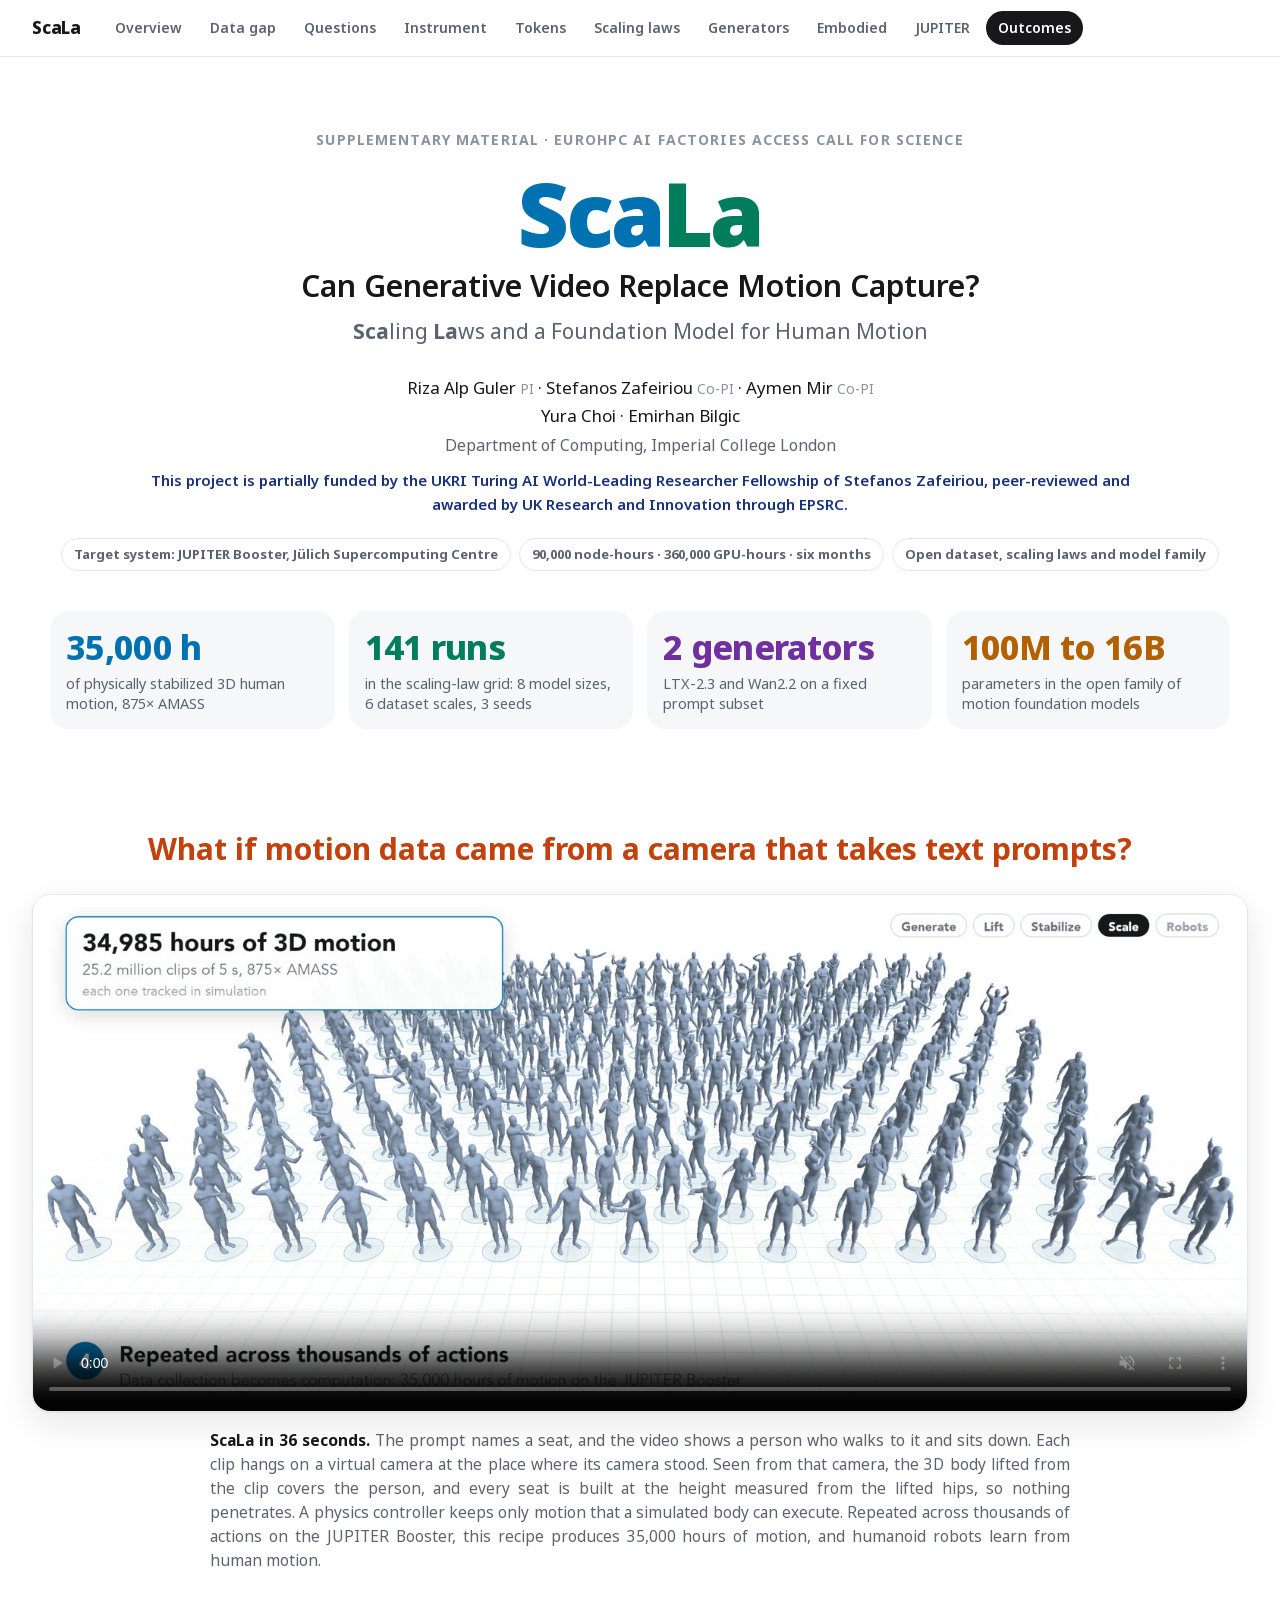
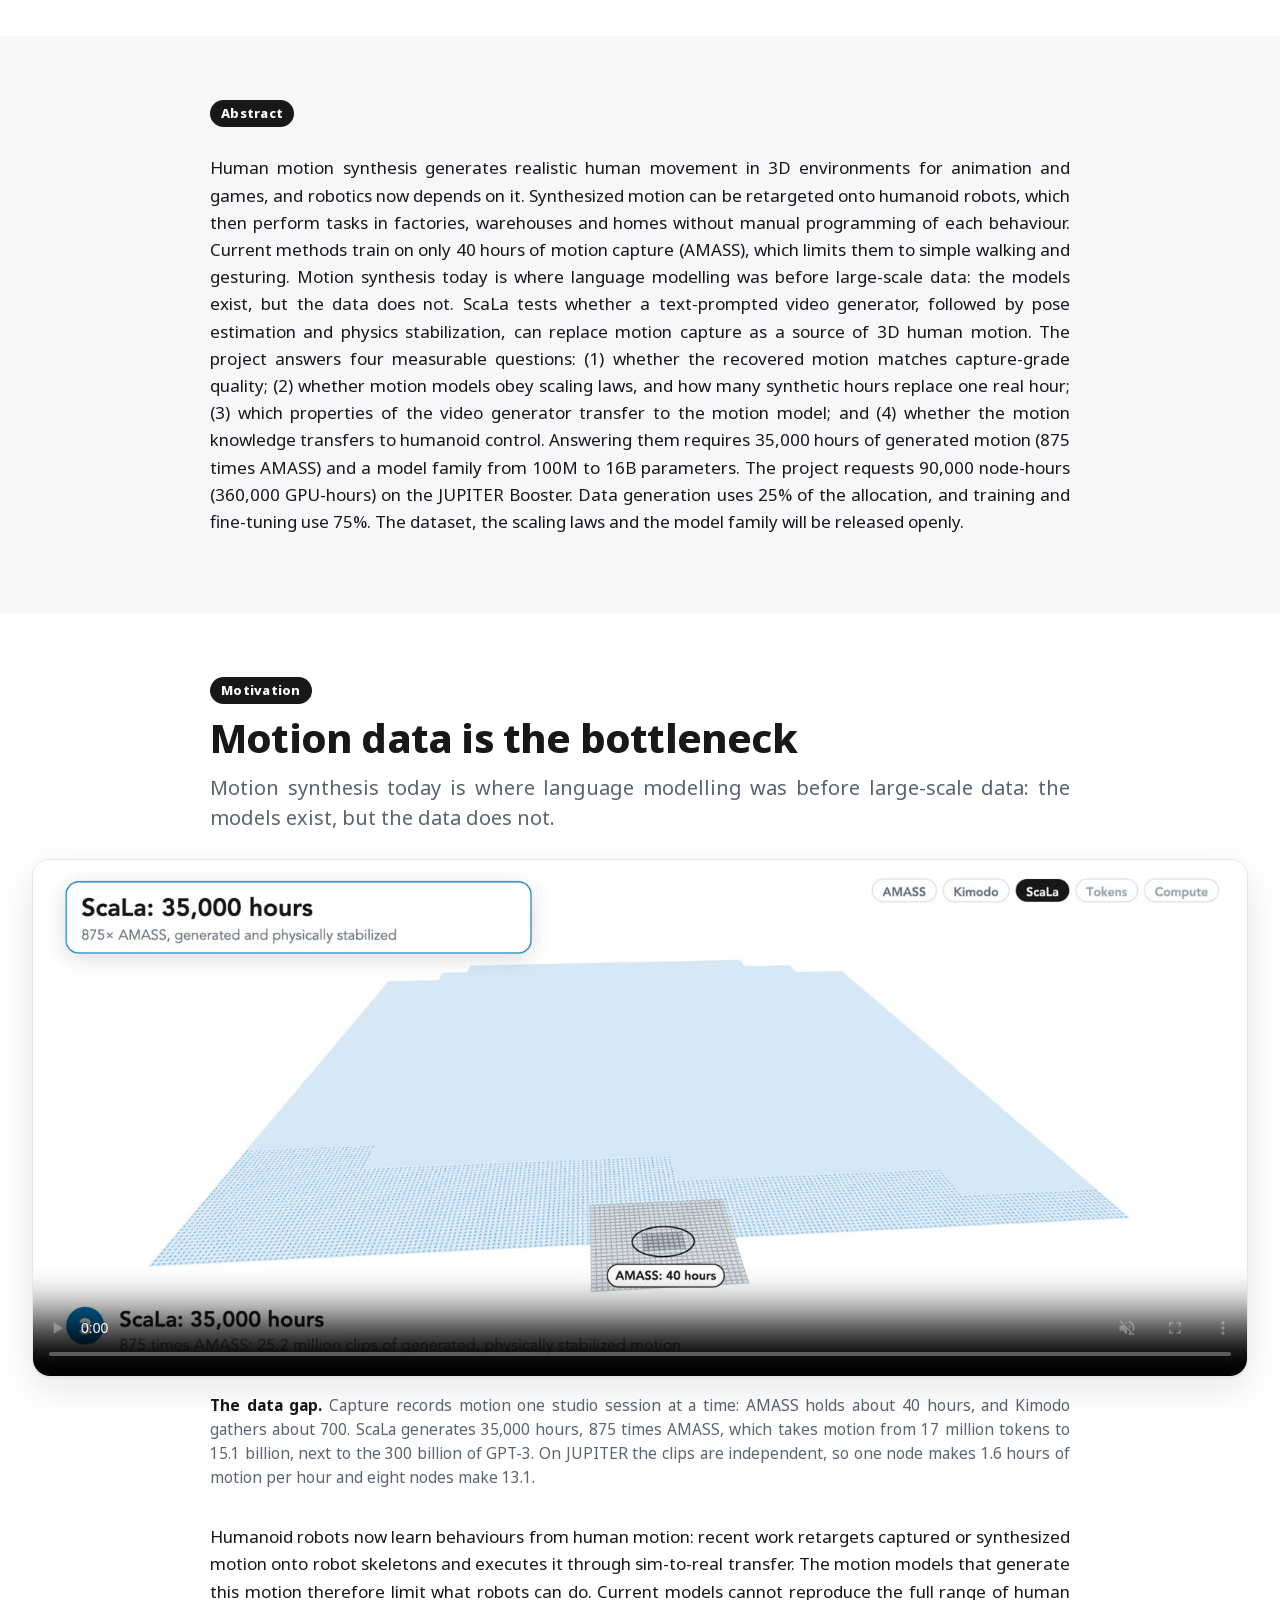
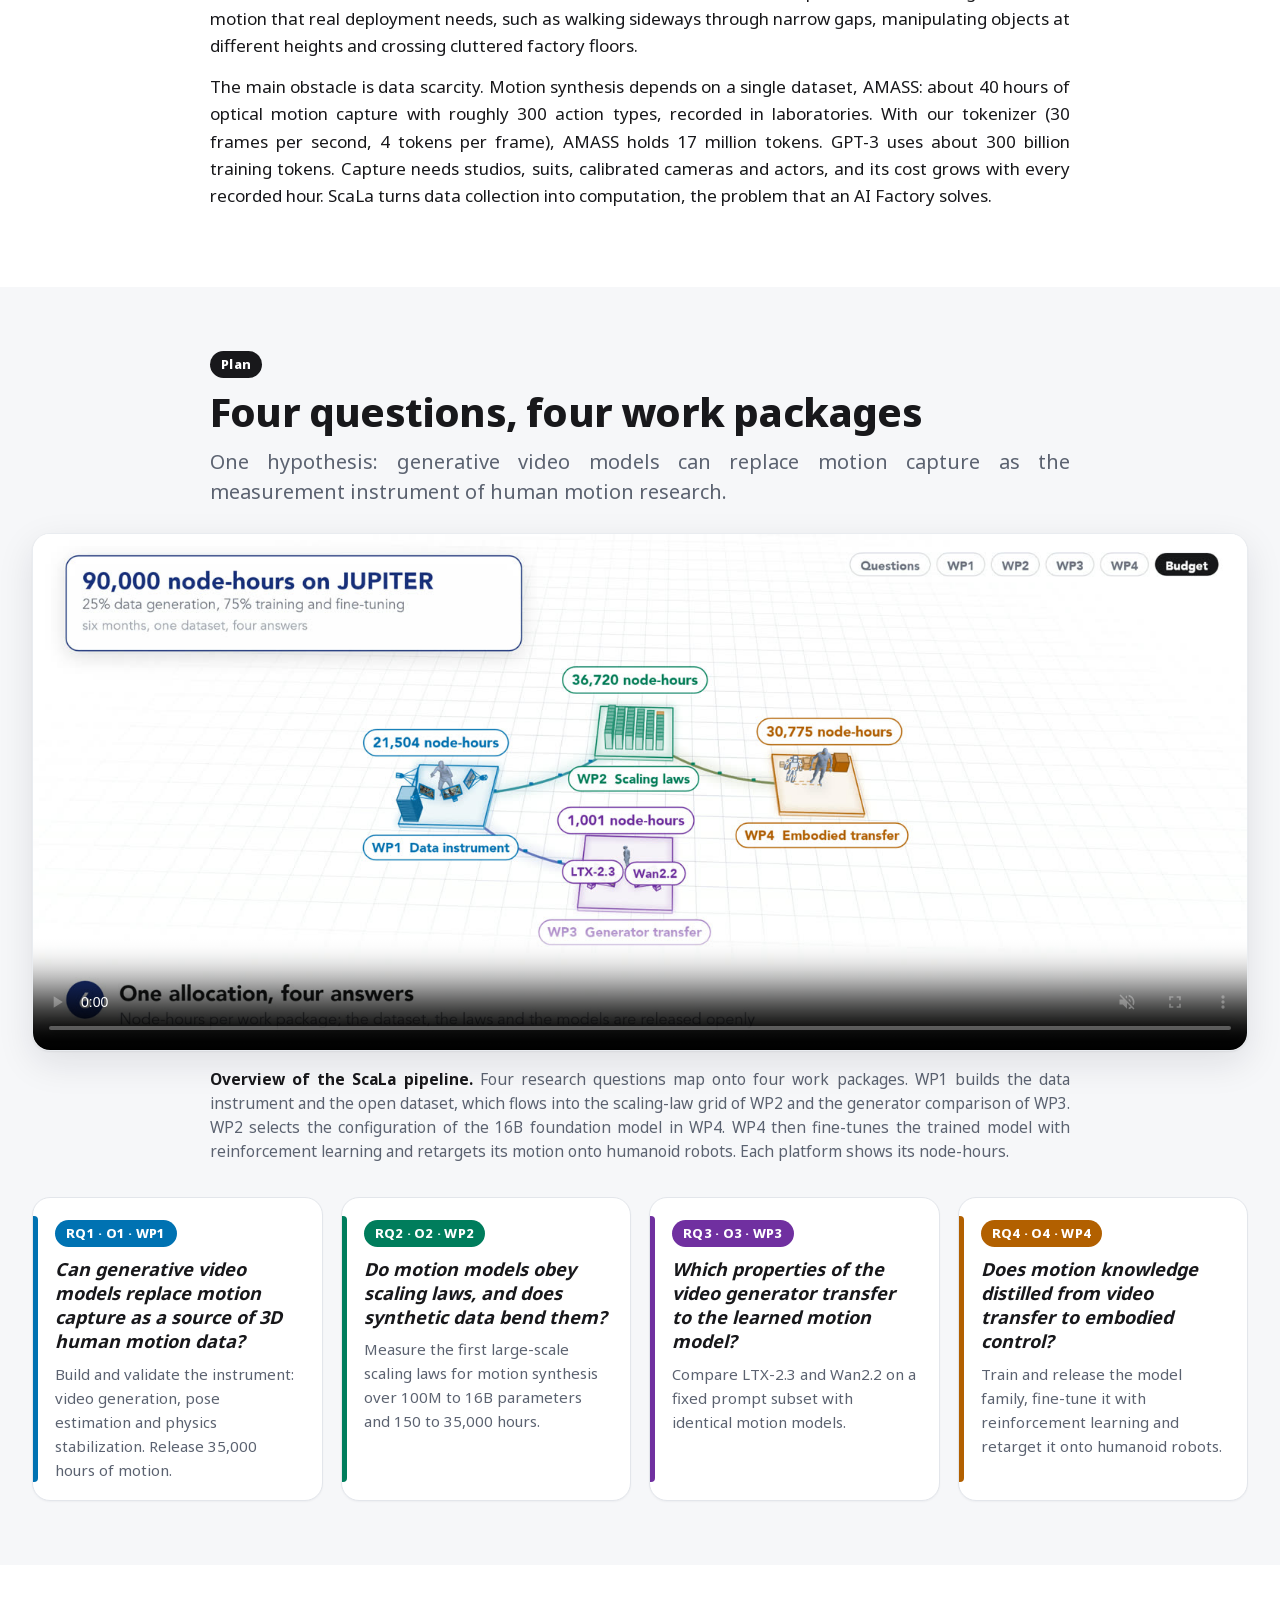
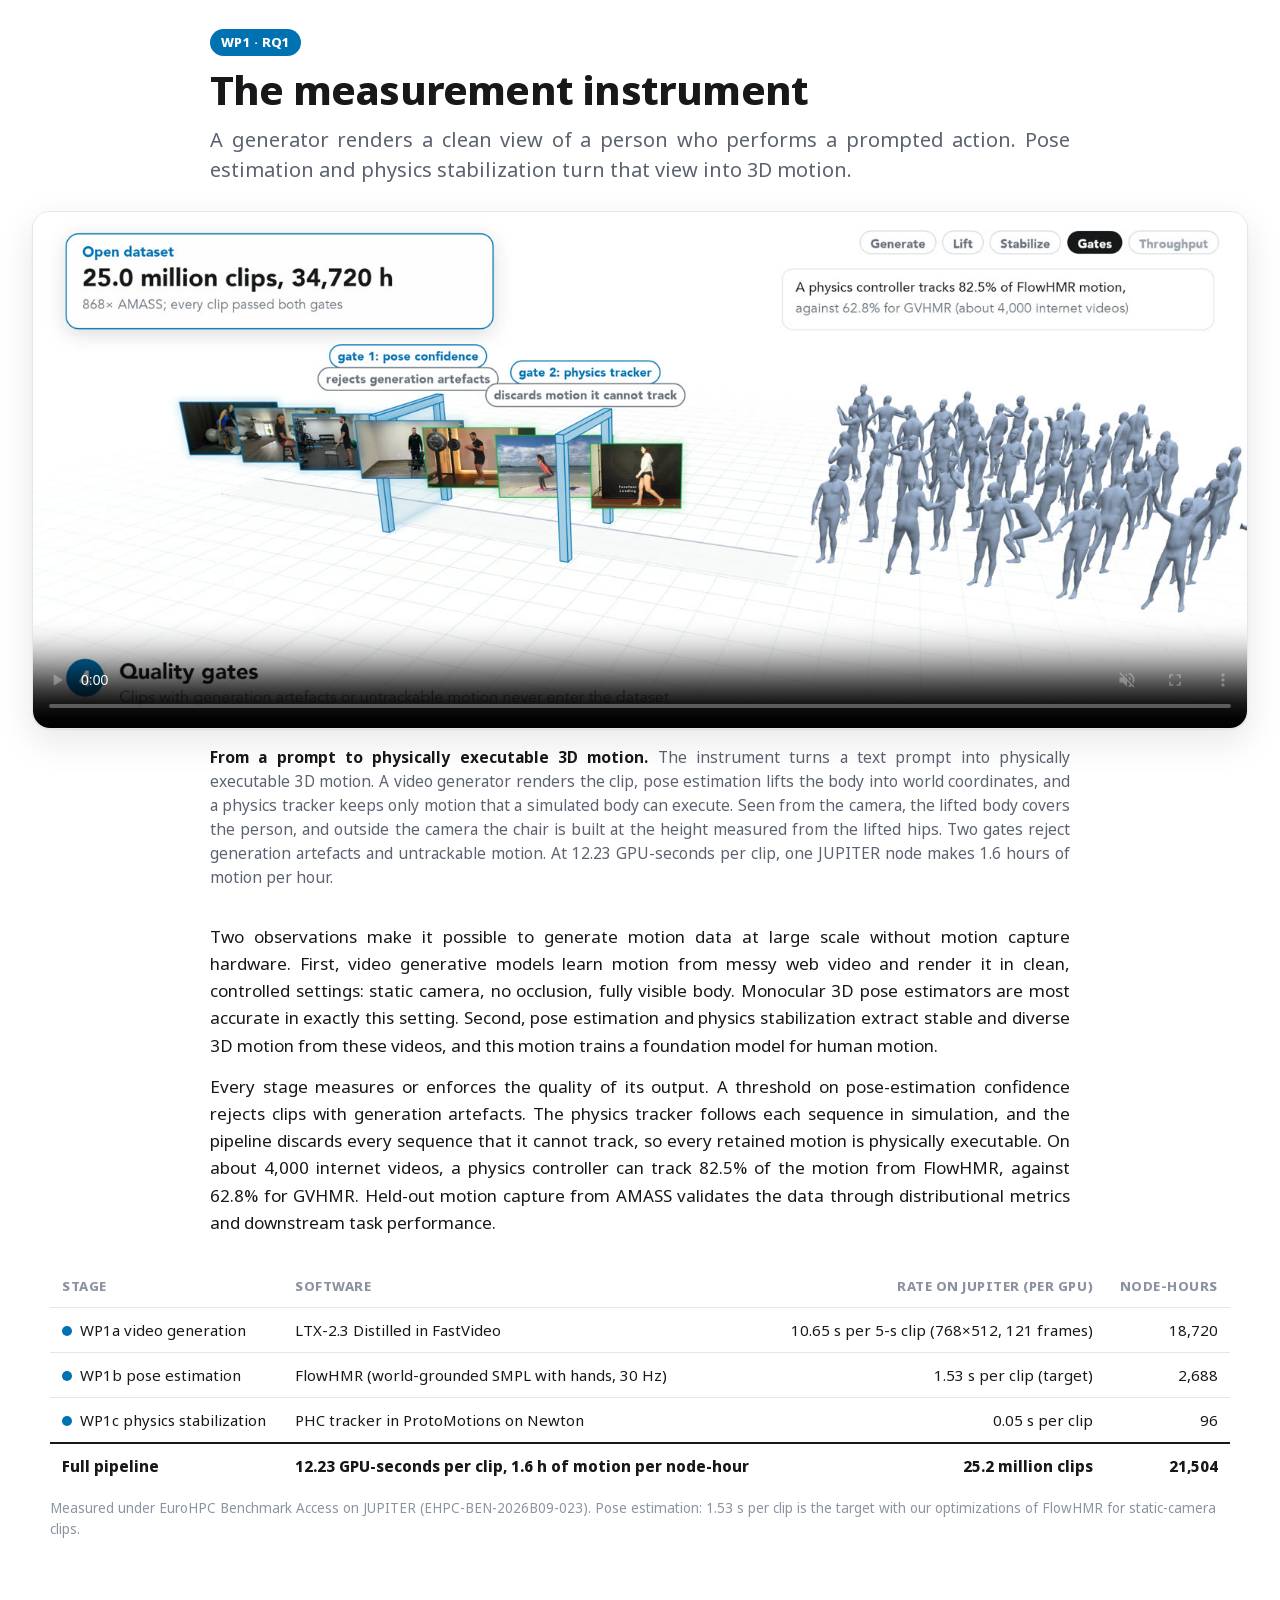
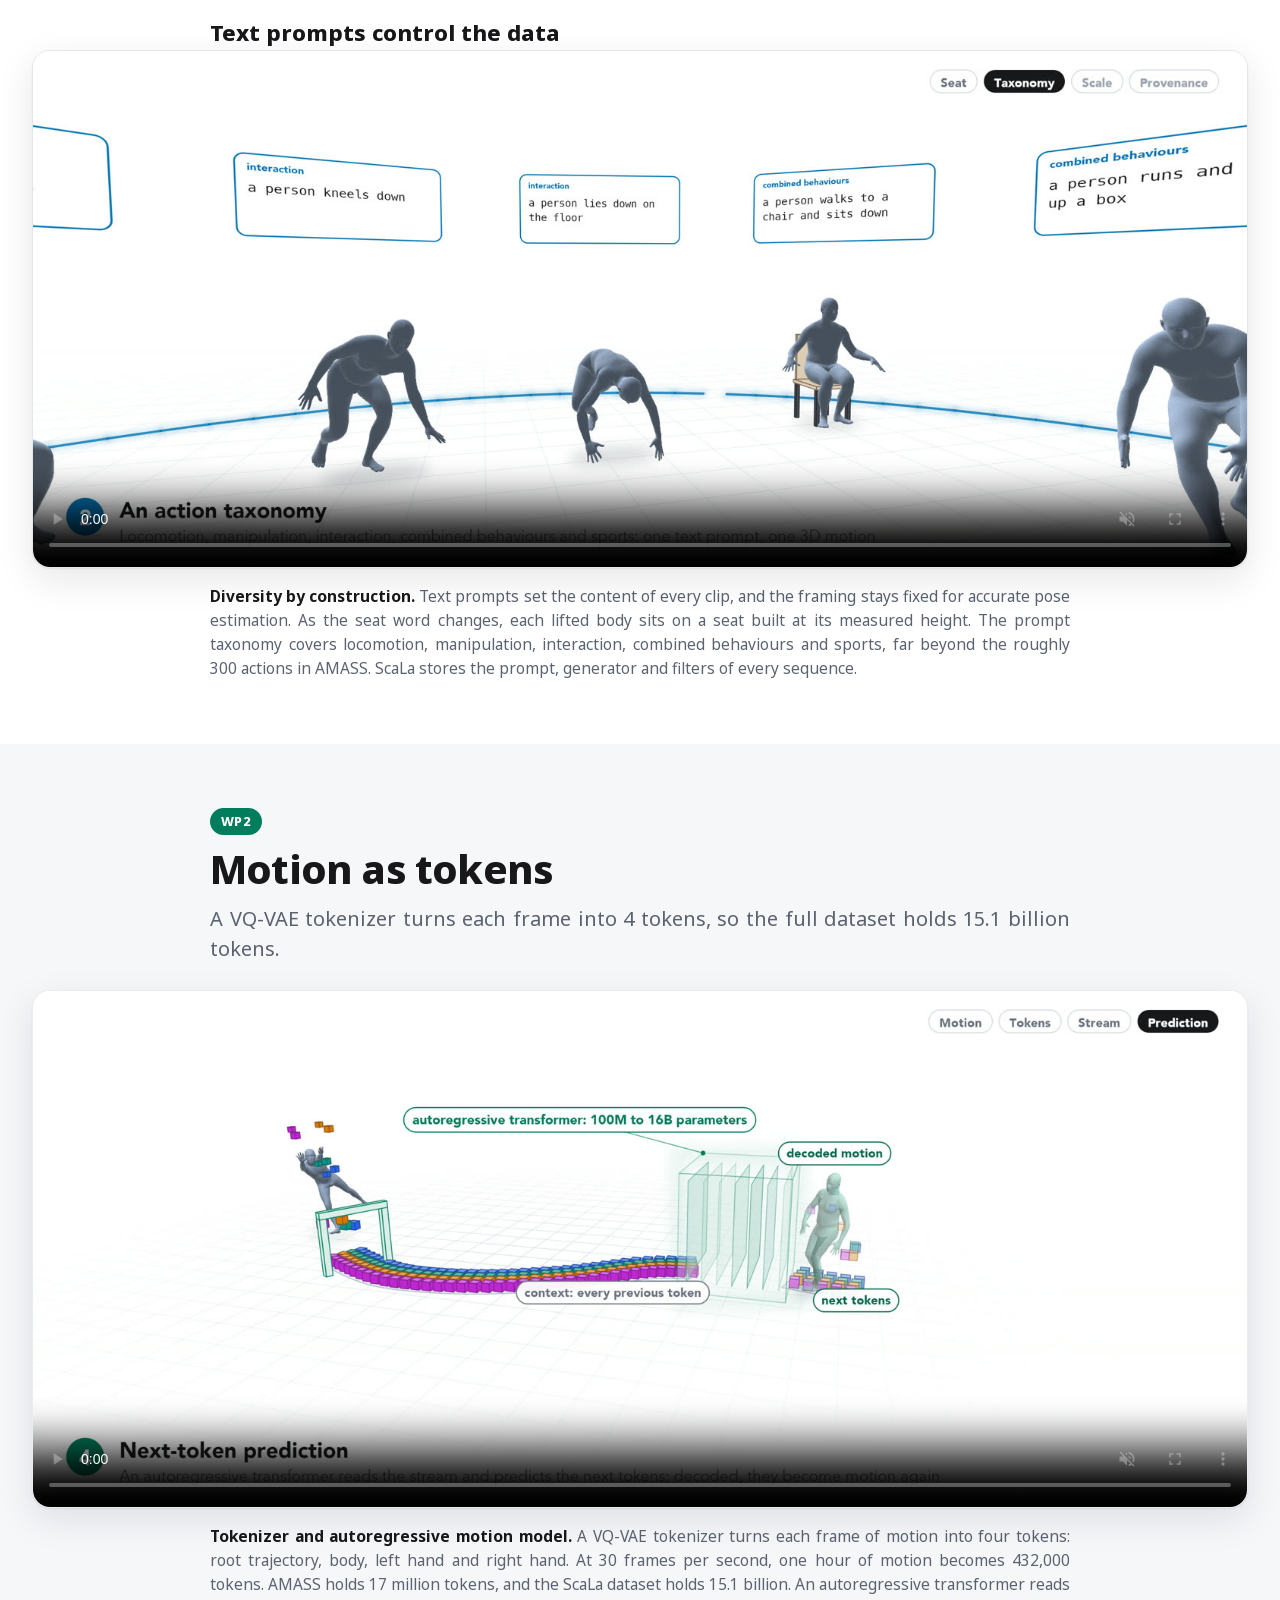
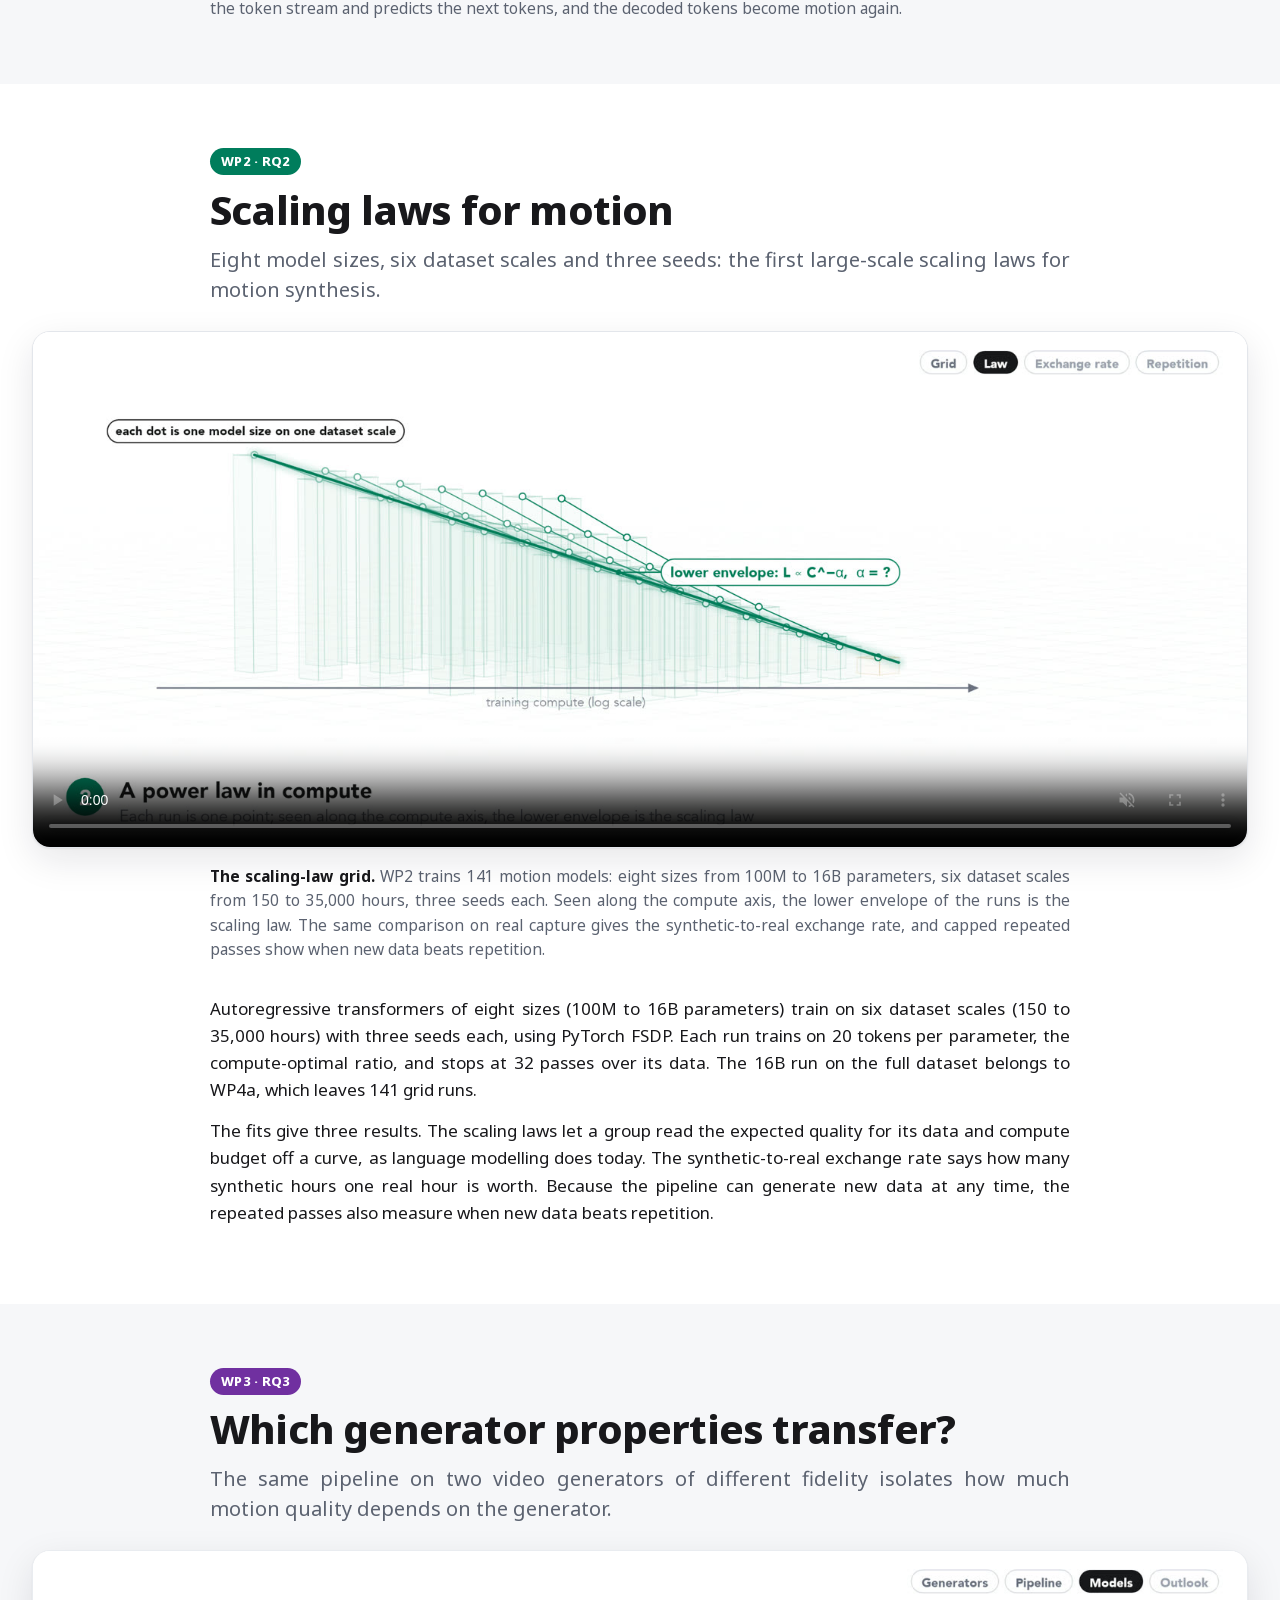
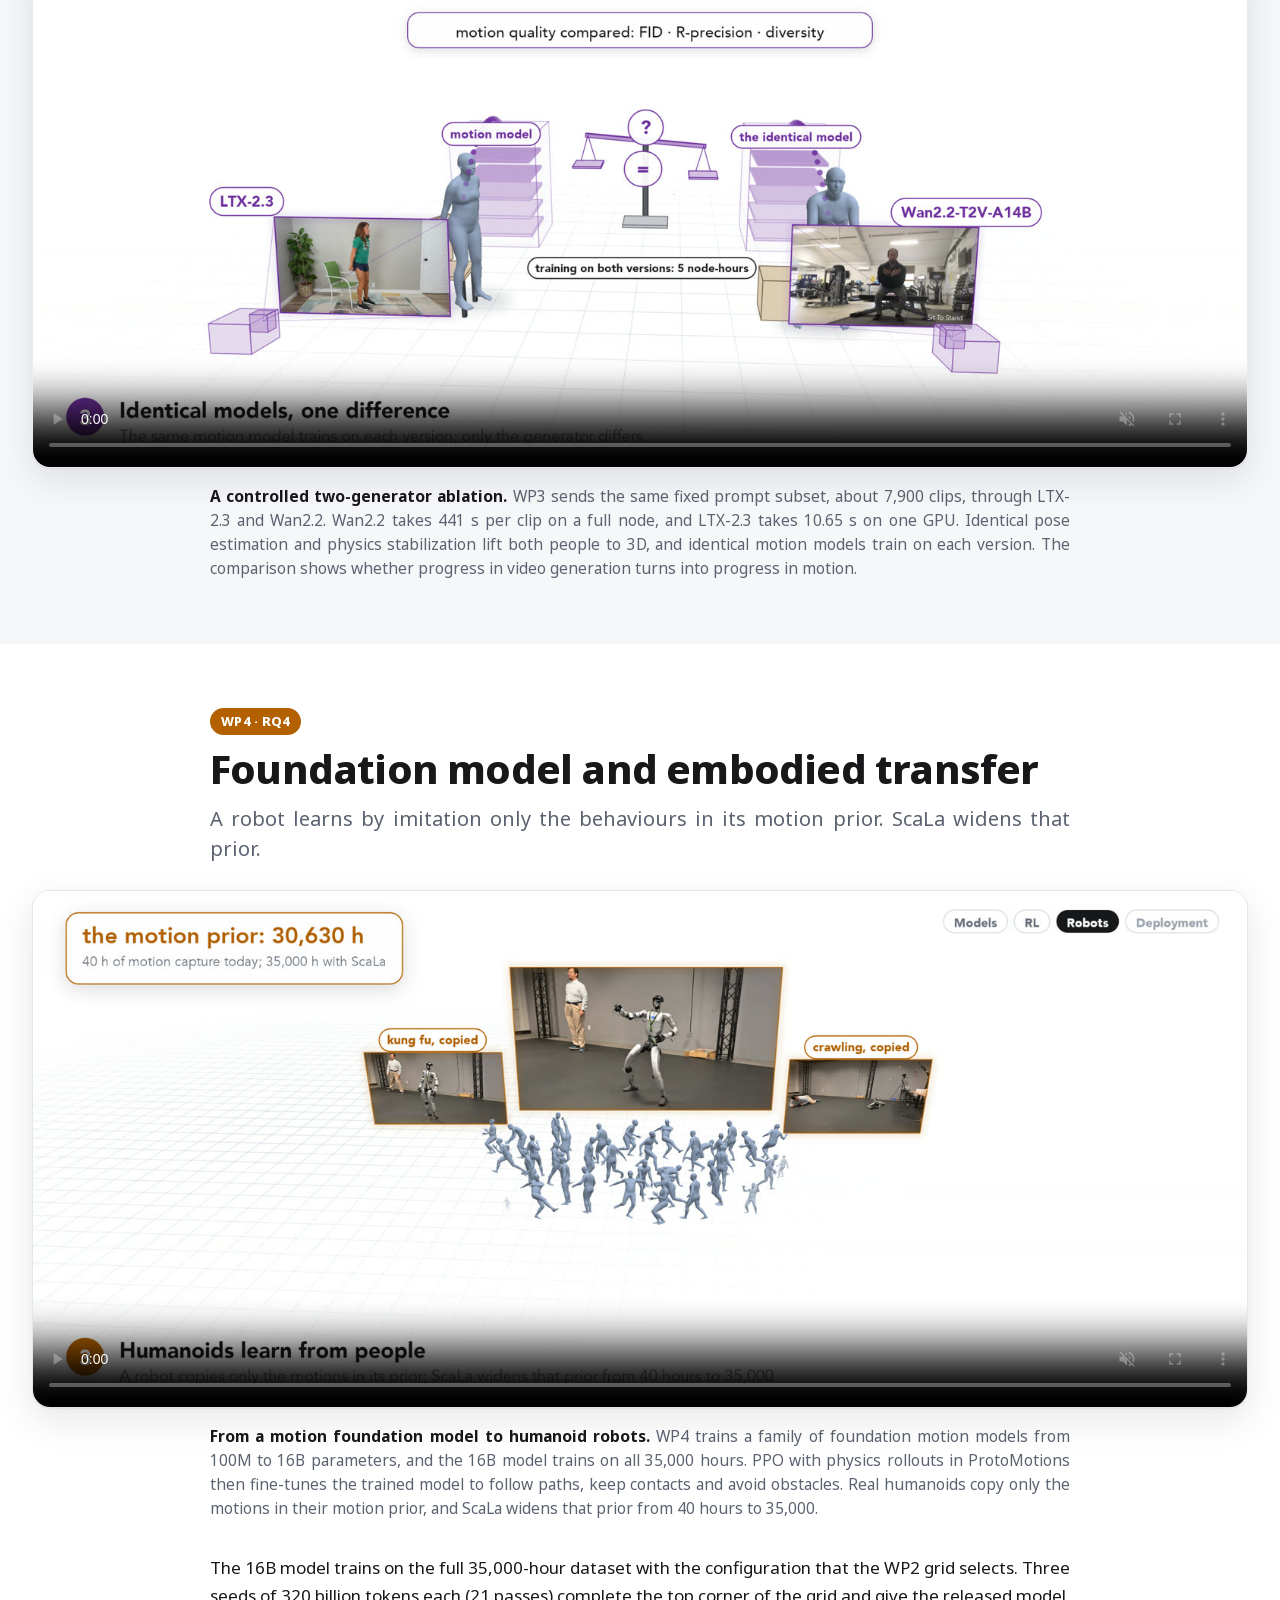
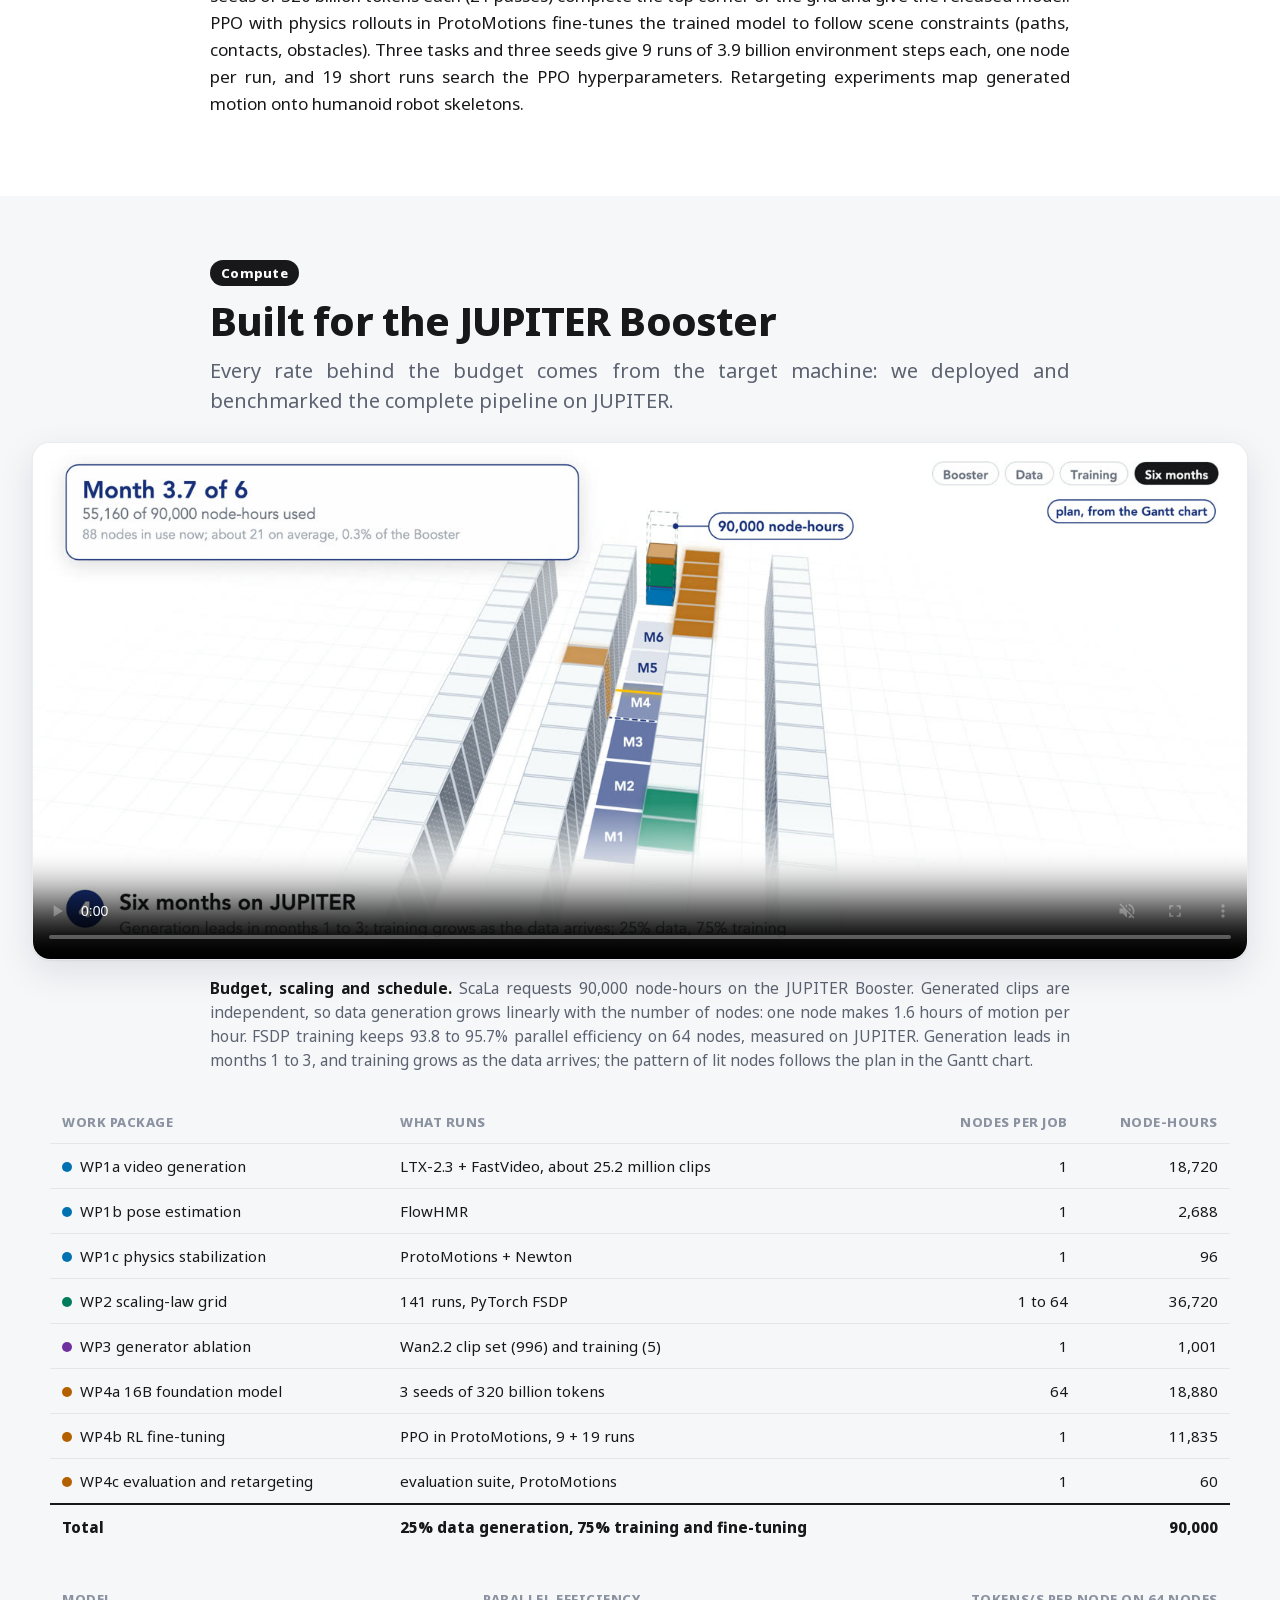
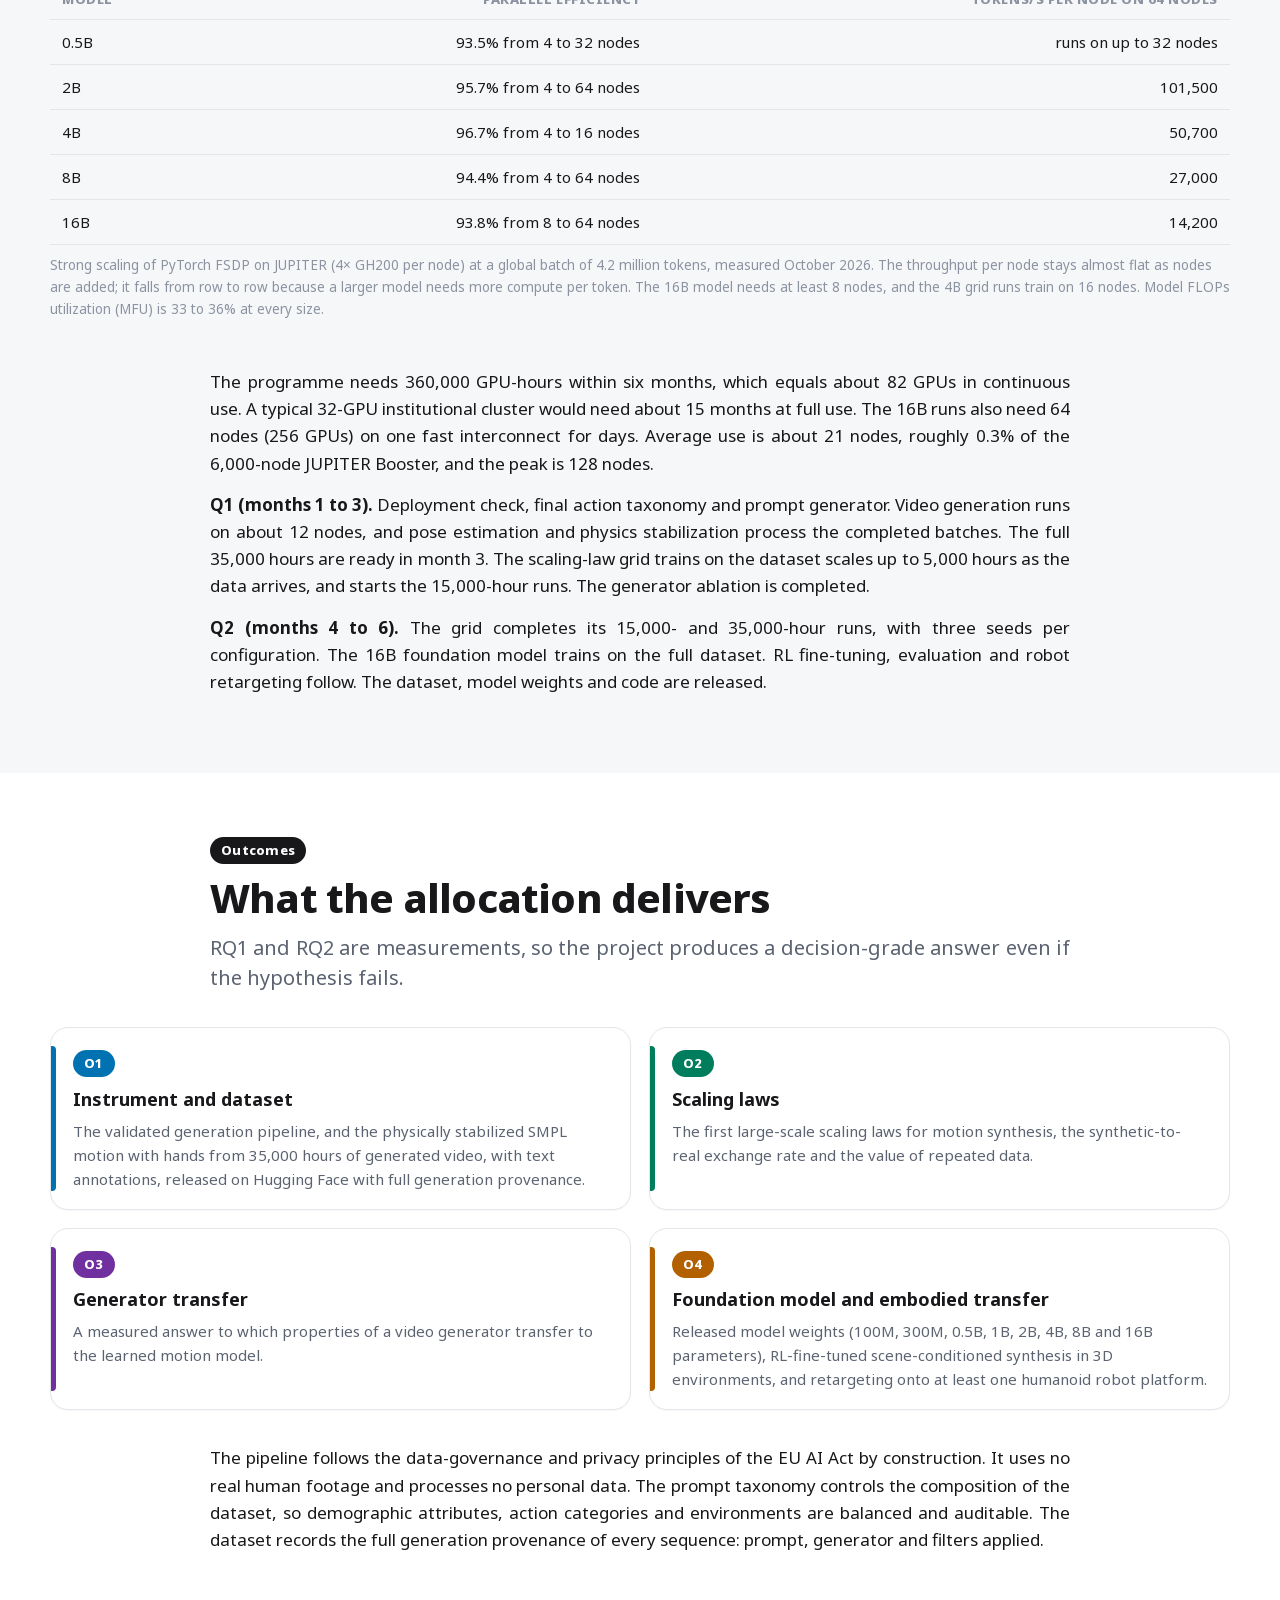
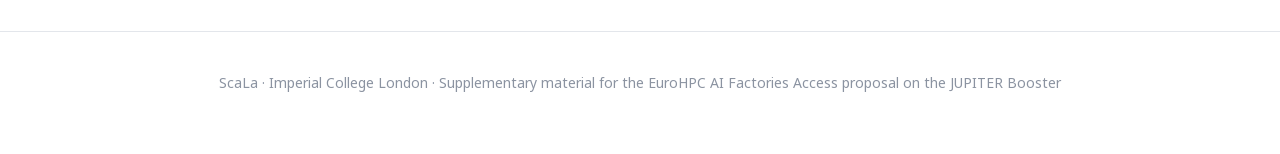
<file: index.html>
<!DOCTYPE html>
<html lang="en">
<head>
<meta charset="utf-8">
<meta name="viewport" content="width=device-width, initial-scale=1">
<title>ScaLa: Can Generative Video Replace Motion Capture?</title>
<meta name="description" content="ScaLa: scaling laws and a foundation model for human motion, trained on 35,000 hours of motion from generated video. Supplementary material for the EuroHPC AI Factories Access proposal on the JUPITER Booster.">
<style>
@font-face{font-family:'Noto Sans';font-style:normal;font-weight:100 900;font-display:swap;src:url([data-uri]) format('woff2');unicode-range:U+0000-00FF, U+0131, U+0152-0153, U+02BB-02BC, U+02C6, U+02DA, U+02DC, U+0304, U+0308, U+0329, U+2000-206F, U+20AC, U+2122, U+2191, U+2193, U+2212, U+2215, U+FEFF, U+FFFD;}

/* ScaLa supplementary website. Inlined into index.html by build_site.py; this file is the source. */
:root {
  --ink: #18181b; --muted: #5b6270; --faint: #8b93a1; --line: #e3e6eb; --panel: #f6f7f9; --bg: #ffffff;
  --wp1: #0072b2; --wp2: #007d5c; --wp3: #7030a0; --wp4: #b26000; --navy: #19317b; --gold: #ffc000;
  --hook: #c2410c;
  --wide: 1480px; --text: 860px;
}
* { box-sizing: border-box; }
html { scroll-behavior: smooth; -webkit-text-size-adjust: 100%; }
body {
  margin: 0; background: var(--bg); color: var(--ink);
  font-family: 'Noto Sans', 'Google Sans', system-ui, -apple-system, 'Segoe UI', Arial, sans-serif;
  font-size: 17px; line-height: 1.6;
}
a { color: var(--wp1); text-decoration: none; }
a:hover { text-decoration: underline; }
.wrap { max-width: var(--wide); margin: 0 auto; padding: 0 32px; }
.prose { max-width: var(--text); margin: 0 auto; }

/* ---------------------------------------------------------------- top bar */
.topbar {
  position: sticky; top: 0; z-index: 10; background: rgba(255, 255, 255, 0.94);
  backdrop-filter: saturate(1.4) blur(8px); -webkit-backdrop-filter: saturate(1.4) blur(8px);
  border-bottom: 1px solid var(--line);
}
.topbar .wrap { display: flex; align-items: center; gap: 22px; height: 56px; overflow-x: auto; scrollbar-width: none; }
.topbar .wrap::-webkit-scrollbar { display: none; }
.brand { font-weight: 800; letter-spacing: -0.01em; white-space: nowrap; color: var(--ink); }
.nav { display: flex; gap: 4px; }
.nav a {
  white-space: nowrap; font-size: 14px; font-weight: 600; color: var(--muted); padding: 6px 12px; border-radius: 999px;
}
.nav a:hover { background: var(--panel); text-decoration: none; }
.nav a.on { background: var(--ink); color: #fff; }

/* ---------------------------------------------------------------- hero */
.hero { padding: 72px 0 36px; text-align: center; }
.kicker { font-size: 14px; font-weight: 700; letter-spacing: 0.08em; text-transform: uppercase; color: var(--faint); }
.hero h1 { font-size: 88px; line-height: 1; margin: 18px 0 10px; font-weight: 900; letter-spacing: -0.035em; }
.hero h1 .sc { color: var(--wp1); }
.hero h1 .la { color: var(--wp2); }
.hero .sub { font-size: 30px; line-height: 1.25; font-weight: 600; margin: 0 auto; max-width: 980px; }
.hero .sub2 { font-size: 21px; color: var(--muted); margin: 10px auto 0; max-width: 980px; }
.team { margin: 26px auto 0; font-size: 17px; color: var(--ink); max-width: 1000px; }
.team span { white-space: nowrap; }
.team .role { color: var(--faint); font-size: 14px; }
.affil { color: var(--muted); font-size: 16px; margin-top: 4px; }
.funding { color: var(--navy); font-size: 15px; font-weight: 600; margin: 10px auto 0; max-width: 980px; }
.call { margin: 22px auto 0; display: inline-flex; flex-wrap: wrap; justify-content: center; gap: 8px; }
.pill {
  display: inline-block; font-size: 13px; font-weight: 700; padding: 5px 12px; border-radius: 999px;
  border: 1.5px solid var(--line); color: var(--muted); background: #fff;
}
.stats {
  display: grid; grid-template-columns: repeat(4, 1fr); gap: 14px; max-width: 1180px; margin: 40px auto 0;
}
.stat { background: var(--panel); border-radius: 18px; padding: 18px 16px 16px; text-align: left; }
.stat b { display: block; font-size: 34px; line-height: 1.1; font-weight: 800; letter-spacing: -0.02em; }
.stat span { font-size: 14.5px; color: var(--muted); line-height: 1.4; display: block; margin-top: 6px; }
.stat.c1 b { color: var(--wp1); } .stat.c2 b { color: var(--wp2); } .stat.c3 b { color: var(--wp3); } .stat.c4 b { color: var(--wp4); }

/* ---------------------------------------------------------------- sections */
section { padding: 64px 0; }
section.alt { background: var(--panel); }
.sec-head { max-width: var(--text); margin: 0 auto 26px; }
.label {
  display: inline-block; font-size: 13px; font-weight: 800; color: #fff; padding: 3px 11px; border-radius: 999px;
  letter-spacing: 0.02em; margin-right: 6px; vertical-align: 3px;
}
.l1 { background: var(--wp1); } .l2 { background: var(--wp2); } .l3 { background: var(--wp3); } .l4 { background: var(--wp4); }
.l0 { background: var(--ink); }
h2 { font-size: 40px; line-height: 1.15; margin: 10px 0 0; font-weight: 800; letter-spacing: -0.02em; }
h3 { font-size: 22px; margin: 30px 0 8px; font-weight: 800; }
.lead { font-size: 20px; color: var(--muted); margin: 12px 0 0; line-height: 1.5; }
p { margin: 0 0 14px; text-align: justify; hyphens: auto; -webkit-hyphens: auto; }
.hook { font-size: 30px; line-height: 1.3; font-weight: 700; color: var(--hook); text-align: center; margin: 0 auto 26px; max-width: 1000px; }

/* ---------------------------------------------------------------- videos */
figure { margin: 0; }
.video {
  position: relative; max-width: var(--wide); margin: 0 auto; border-radius: 18px; overflow: hidden; background: #fff;
  box-shadow: 0 1px 2px rgba(15, 23, 42, 0.06), 0 12px 36px rgba(15, 23, 42, 0.10); border: 1px solid var(--line);
}
section.alt .video { border-color: #e9ecf0; }
.video video { display: block; width: 100%; height: auto; aspect-ratio: 2560 / 1088; background: #fff; }
figcaption { max-width: var(--text); margin: 16px auto 0; font-size: 15.5px; color: var(--muted); line-height: 1.55; text-align: justify; }
figcaption b { color: var(--ink); }
.schem {
  display: inline-block; font-size: 12px; font-weight: 800; letter-spacing: 0.04em; text-transform: uppercase;
  color: var(--muted); border: 1.5px dashed var(--faint); border-radius: 6px; padding: 0 6px; margin-right: 6px;
  vertical-align: 1px;
}
.body-text { max-width: var(--text); margin: 34px auto 0; }

/* ---------------------------------------------------------------- cards */
.cards { display: grid; grid-template-columns: repeat(2, 1fr); gap: 18px; max-width: 1180px; margin: 34px auto 0; }
.cards.four { grid-template-columns: repeat(4, 1fr); max-width: var(--wide); }
.card {
  background: #fff; border-radius: 18px; padding: 22px 22px 18px; border: 1px solid var(--line); position: relative;
  box-shadow: 0 1px 2px rgba(15, 23, 42, 0.04);
}
.card::before { content: ""; position: absolute; left: 0; top: 18px; bottom: 18px; width: 5px; border-radius: 0 4px 4px 0; }
.card.c1::before { background: var(--wp1); } .card.c2::before { background: var(--wp2); }
.card.c3::before { background: var(--wp3); } .card.c4::before { background: var(--wp4); }
.card h4 { margin: 8px 0 8px; font-size: 18px; line-height: 1.35; }
.card p { font-size: 15px; color: var(--muted); margin: 0; text-align: left; }
.card .q { font-style: italic; color: var(--ink); }

/* ---------------------------------------------------------------- tables */
.tablewrap { max-width: 1180px; margin: 30px auto 0; overflow-x: auto; }
table { border-collapse: collapse; width: 100%; font-size: 15px; font-variant-numeric: tabular-nums; }
th, td { padding: 10px 12px; text-align: left; border-bottom: 1px solid var(--line); vertical-align: top; }
th { font-size: 13px; text-transform: uppercase; letter-spacing: 0.04em; color: var(--faint); font-weight: 800; }
td.num, th.num { text-align: right; white-space: nowrap; }
tr.total td { font-weight: 800; border-bottom: 0; border-top: 2px solid var(--ink); }
.dot { display: inline-block; width: 10px; height: 10px; border-radius: 50%; margin-right: 8px; vertical-align: 0; }
.d1 { background: var(--wp1); } .d2 { background: var(--wp2); } .d3 { background: var(--wp3); } .d4 { background: var(--wp4); }
.tnote { font-size: 13.5px; color: var(--faint); margin-top: 10px; text-align: left; }

/* ---------------------------------------------------------------- notes, footer */
.notes { max-width: var(--text); margin: 0 auto; font-size: 15px; color: var(--muted); }
.notes li { margin-bottom: 8px; }
footer { padding: 40px 0 60px; text-align: center; font-size: 14px; color: var(--faint); border-top: 1px solid var(--line); }

/* ---------------------------------------------------------------- small screens */
@media (max-width: 1100px) {
  .cards.four { grid-template-columns: repeat(2, 1fr); }
  .stats { grid-template-columns: repeat(2, 1fr); }
}
@media (max-width: 700px) {
  body { font-size: 16px; }
  .wrap { padding: 0 16px; }
  .hero { padding: 44px 0 24px; }
  .hero h1 { font-size: 60px; }
  .hero .sub { font-size: 22px; }
  .hero .sub2 { font-size: 17px; }
  h2 { font-size: 30px; }
  .hook { font-size: 23px; }
  .lead { font-size: 18px; }
  section { padding: 44px 0; }
  .cards, .cards.four { grid-template-columns: 1fr; }
  .stat b { font-size: 23px; }
  .stat span { font-size: 13.5px; }
  .video { border-radius: 10px; }
  p, figcaption { text-align: left; }
}

.credits { font-size: 13.5px; color: var(--muted); columns: 2; column-gap: 28px; padding-left: 18px; }
.credits li { break-inside: avoid; margin-bottom: 4px; }
@media (max-width: 700px) { .credits { columns: 1; } }

</style>
</head>
<body>

<header class="topbar">
  <div class="wrap">
    <a class="brand" href="#top">ScaLa</a>
    <nav class="nav">
      <a href="#teaser">Overview</a>
      <a href="#gap">Data gap</a>
      <a href="#questions">Questions</a>
      <a href="#wp1">Instrument</a>
      <a href="#tokens">Tokens</a>
      <a href="#wp2">Scaling laws</a>
      <a href="#wp3">Generators</a>
      <a href="#wp4">Embodied</a>
      <a href="#jupiter">JUPITER</a>
      <a href="#outcomes">Outcomes</a>
    </nav>
  </div>
</header>

<div class="hero" id="top">
  <div class="wrap">
    <div class="kicker">Supplementary material · EuroHPC AI Factories Access Call for Science</div>
    <h1><span class="sc">Sca</span><span class="la">La</span></h1>
    <p class="sub" style="text-align:center">Can Generative Video Replace Motion Capture?</p>
    <p class="sub2" style="text-align:center"><b>Sca</b>ling <b>La</b>ws and a Foundation Model for Human Motion</p>
    <div class="team">
      <span>Riza Alp Guler <span class="role">PI</span></span> ·
      <span>Stefanos Zafeiriou <span class="role">Co-PI</span></span> ·
      <span>Aymen Mir <span class="role">Co-PI</span></span><br>
      <span>Yura Choi</span> ·
      <span>Emirhan Bilgic</span>
    </div>
    <div class="affil">Department of Computing, Imperial College London</div>
    <div class="funding">This project is partially funded by the UKRI Turing AI World-Leading Researcher Fellowship of Stefanos Zafeiriou, peer-reviewed and awarded by UK Research and Innovation through EPSRC.</div>
    <div class="call">
      <span class="pill">Target system: JUPITER Booster, Jülich Supercomputing Centre</span>
      <span class="pill">90,000 node-hours · 360,000 GPU-hours · six months</span>
      <span class="pill">Open dataset, scaling laws and model family</span>
    </div>
    <div class="stats">
      <div class="stat c1"><b>35,000 h</b><span>of physically stabilized 3D human motion, 875× AMASS</span></div>
      <div class="stat c2"><b>141 runs</b><span>in the scaling-law grid: 8 model sizes, 6 dataset scales, 3 seeds</span></div>
      <div class="stat c3"><b>2 generators</b><span>LTX-2.3 and Wan2.2 on a fixed prompt subset</span></div>
      <div class="stat c4"><b>100M to 16B</b><span>parameters in the open family of motion foundation models</span></div>
    </div>
  </div>
</div>

<section id="teaser">
  <div class="wrap">
    <p class="hook">What if motion data came from a camera that takes text prompts?</p>
    <figure>
      <div class="video"><video data-auto muted loop playsinline controls preload="none" poster="./website_content/images/teaser.jpg"><source src="./website_content/videos/teaser.mp4" type="video/mp4"></video></div>
      <figcaption>
        <b>ScaLa in 36 seconds.</b> The prompt names a seat, and the video shows a person who walks to it and sits down. Each clip
        hangs on a virtual camera at the place where its camera stood. Seen from that camera, the 3D body lifted from the clip covers
        the person, and every seat is built at the height measured from the lifted hips, so nothing penetrates. A physics controller
        keeps only motion that a simulated body can execute. Repeated across thousands of actions on the JUPITER Booster, this recipe
        produces 35,000 hours of motion, and humanoid robots learn from human motion.
      </figcaption>
    </figure>
  </div>
</section>

<section class="alt" id="abstract">
  <div class="wrap">
    <div class="sec-head"><span class="label l0">Abstract</span></div>
    <div class="prose">
      <p>Human motion synthesis generates realistic human movement in 3D environments for animation and games, and robotics now depends on it. Synthesized motion can be retargeted onto humanoid robots, which then perform tasks in factories, warehouses and homes without manual programming of each behaviour. Current methods train on only 40 hours of motion capture (AMASS), which limits them to simple walking and gesturing. Motion synthesis today is where language modelling was before large-scale data: the models exist, but the data does not. ScaLa tests whether a text-prompted video generator, followed by pose estimation and physics stabilization, can replace motion capture as a source of 3D human motion. The project answers four measurable questions: (1) whether the recovered motion matches capture-grade quality; (2) whether motion models obey scaling laws, and how many synthetic hours replace one real hour; (3) which properties of the video generator transfer to the motion model; and (4) whether the motion knowledge transfers to humanoid control. Answering them requires 35,000 hours of generated motion (875 times AMASS) and a model family from 100M to 16B parameters. The project requests 90,000 node-hours (360,000 GPU-hours) on the JUPITER Booster. Data generation uses 25% of the allocation, and training and fine-tuning use 75%. The dataset, the scaling laws and the model family will be released openly.</p>
    </div>
  </div>
</section>

<section id="gap">
  <div class="wrap">
    <div class="sec-head">
      <span class="label l0">Motivation</span>
      <h2>Motion data is the bottleneck</h2>
      <p class="lead">Motion synthesis today is where language modelling was before large-scale data: the models exist, but the data does not.</p>
    </div>
    <figure>
      <div class="video"><video data-auto muted loop playsinline controls preload="none" poster="./website_content/images/data_gap.jpg"><source src="./website_content/videos/data_gap.mp4" type="video/mp4"></video></div>
      <figcaption>
        <b>The data gap.</b> Capture records motion one studio session at a time: AMASS holds about 40 hours, and Kimodo gathers about 700. ScaLa generates 35,000 hours, 875 times AMASS, which takes motion from 17 million tokens to 15.1 billion, next to the 300 billion of GPT-3. On JUPITER the clips are independent, so one node makes 1.6 hours of motion per hour and eight nodes make 13.1.
      </figcaption>
    </figure>
    <div class="body-text">
      <p>Humanoid robots now learn behaviours from human motion: recent work retargets captured or synthesized motion onto robot skeletons and executes it through sim-to-real transfer. The motion models that generate this motion therefore limit what robots can do. Current models cannot reproduce the full range of human motion that real deployment needs, such as walking sideways through narrow gaps, manipulating objects at different heights and crossing cluttered factory floors.</p>
      <p>The main obstacle is data scarcity. Motion synthesis depends on a single dataset, AMASS: about 40 hours of optical motion capture with roughly 300 action types, recorded in laboratories. With our tokenizer (30 frames per second, 4 tokens per frame), AMASS holds 17 million tokens. GPT-3 uses about 300 billion training tokens. Capture needs studios, suits, calibrated cameras and actors, and its cost grows with every recorded hour. ScaLa turns data collection into computation, the problem that an AI Factory solves.</p>
    </div>
  </div>
</section>

<section class="alt" id="questions">
  <div class="wrap">
    <div class="sec-head">
      <span class="label l0">Plan</span>
      <h2>Four questions, four work packages</h2>
      <p class="lead">One hypothesis: generative video models can replace motion capture as the measurement instrument of human motion research.</p>
    </div>
    <figure>
      <div class="video"><video data-auto muted loop playsinline controls preload="none" poster="./website_content/images/overview.jpg"><source src="./website_content/videos/overview.mp4" type="video/mp4"></video></div>
      <figcaption>
        <b>Overview of the ScaLa pipeline.</b> Four research questions map onto four work packages. WP1 builds the data instrument and the open dataset, which flows into the scaling-law grid of WP2 and the generator comparison of WP3. WP2 selects the configuration of the 16B foundation model in WP4. WP4 then fine-tunes the trained model with reinforcement learning and retargets its motion onto humanoid robots. Each platform shows its node-hours.
      </figcaption>
    </figure>
    <div class="cards four">
      <div class="card c1"><span class="label l1">RQ1 · O1 · WP1</span><h4 class="q">Can generative video models replace motion capture as a source of 3D human motion data?</h4><p>Build and validate the instrument: video generation, pose estimation and physics stabilization. Release 35,000 hours of motion.</p></div>
      <div class="card c2"><span class="label l2">RQ2 · O2 · WP2</span><h4 class="q">Do motion models obey scaling laws, and does synthetic data bend them?</h4><p>Measure the first large-scale scaling laws for motion synthesis over 100M to 16B parameters and 150 to 35,000 hours.</p></div>
      <div class="card c3"><span class="label l3">RQ3 · O3 · WP3</span><h4 class="q">Which properties of the video generator transfer to the learned motion model?</h4><p>Compare LTX-2.3 and Wan2.2 on a fixed prompt subset with identical motion models.</p></div>
      <div class="card c4"><span class="label l4">RQ4 · O4 · WP4</span><h4 class="q">Does motion knowledge distilled from video transfer to embodied control?</h4><p>Train and release the model family, fine-tune it with reinforcement learning and retarget it onto humanoid robots.</p></div>
    </div>
  </div>
</section>

<section id="wp1">
  <div class="wrap">
    <div class="sec-head">
      <span class="label l1">WP1 · RQ1</span>
      <h2>The measurement instrument</h2>
      <p class="lead">A generator renders a clean view of a person who performs a prompted action. Pose estimation and physics stabilization turn that view into 3D motion.</p>
    </div>
    <figure>
      <div class="video"><video data-auto muted loop playsinline controls preload="none" poster="./website_content/images/instrument.jpg"><source src="./website_content/videos/instrument.mp4" type="video/mp4"></video></div>
      <figcaption>
        <b>From a prompt to physically executable 3D motion.</b> The instrument turns a text prompt into physically executable 3D motion. A video generator renders the clip, pose estimation lifts the body into world coordinates, and a physics tracker keeps only motion that a simulated body can execute. Seen from the camera, the lifted body covers the person, and outside the camera the chair is built at the height measured from the lifted hips. Two gates reject generation artefacts and untrackable motion. At 12.23 GPU-seconds per clip, one JUPITER node makes 1.6 hours of motion per hour.
      </figcaption>
    </figure>
    <div class="body-text">
      <p>Two observations make it possible to generate motion data at large scale without motion capture hardware. First, video generative models learn motion from messy web video and render it in clean, controlled settings: static camera, no occlusion, fully visible body. Monocular 3D pose estimators are most accurate in exactly this setting. Second, pose estimation and physics stabilization extract stable and diverse 3D motion from these videos, and this motion trains a foundation model for human motion.</p>
      <p>Every stage measures or enforces the quality of its output. A threshold on pose-estimation confidence rejects clips with generation artefacts. The physics tracker follows each sequence in simulation, and the pipeline discards every sequence that it cannot track, so every retained motion is physically executable. On about 4,000 internet videos, a physics controller can track 82.5% of the motion from FlowHMR, against 62.8% for GVHMR. Held-out motion capture from AMASS validates the data through distributional metrics and downstream task performance.</p>
    </div>
    <div class="tablewrap">
      <table>
        <thead><tr><th>Stage</th><th>Software</th><th class="num">Rate on JUPITER (per GPU)</th><th class="num">Node-hours</th></tr></thead>
        <tbody>
          <tr><td><span class="dot d1"></span>WP1a video generation</td><td>LTX-2.3 Distilled in FastVideo</td><td class="num">10.65 s per 5-s clip (768×512, 121 frames)</td><td class="num">18,720</td></tr>
          <tr><td><span class="dot d1"></span>WP1b pose estimation</td><td>FlowHMR (world-grounded SMPL with hands, 30 Hz)</td><td class="num">1.53 s per clip (target)</td><td class="num">2,688</td></tr>
          <tr><td><span class="dot d1"></span>WP1c physics stabilization</td><td>PHC tracker in ProtoMotions on Newton</td><td class="num">0.05 s per clip</td><td class="num">96</td></tr>
          <tr class="total"><td>Full pipeline</td><td>12.23 GPU-seconds per clip, 1.6 h of motion per node-hour</td><td class="num">25.2 million clips</td><td class="num">21,504</td></tr>
        </tbody>
      </table>
      <p class="tnote">Measured under EuroHPC Benchmark Access on JUPITER (EHPC-BEN-2026B09-023). Pose estimation: 1.53 s per clip is the target with our optimizations of FlowHMR for static-camera clips.</p>
    </div>

    <h3 class="prose" style="margin-top:60px">Text prompts control the data</h3>
    <figure>
      <div class="video"><video data-auto muted loop playsinline controls preload="none" poster="./website_content/images/prompts.jpg"><source src="./website_content/videos/prompts.mp4" type="video/mp4"></video></div>
      <figcaption>
        <b>Diversity by construction.</b> Text prompts set the content of every clip, and the framing stays fixed for accurate pose estimation. As the seat word changes, each lifted body sits on a seat built at its measured height. The prompt taxonomy covers locomotion, manipulation, interaction, combined behaviours and sports, far beyond the roughly 300 actions in AMASS. ScaLa stores the prompt, generator and filters of every sequence.
      </figcaption>
    </figure>
  </div>
</section>

<section class="alt" id="tokens">
  <div class="wrap">
    <div class="sec-head">
      <span class="label l2">WP2</span>
      <h2>Motion as tokens</h2>
      <p class="lead">A VQ-VAE tokenizer turns each frame into 4 tokens, so the full dataset holds 15.1 billion tokens.</p>
    </div>
    <figure>
      <div class="video"><video data-auto muted loop playsinline controls preload="none" poster="./website_content/images/tokens.jpg"><source src="./website_content/videos/tokens.mp4" type="video/mp4"></video></div>
      <figcaption>
        <b>Tokenizer and autoregressive motion model.</b> A VQ-VAE tokenizer turns each frame of motion into four tokens: root trajectory, body, left hand and right hand. At 30 frames per second, one hour of motion becomes 432,000 tokens. AMASS holds 17 million tokens, and the ScaLa dataset holds 15.1 billion. An autoregressive transformer reads the token stream and predicts the next tokens, and the decoded tokens become motion again.
      </figcaption>
    </figure>
  </div>
</section>

<section id="wp2">
  <div class="wrap">
    <div class="sec-head">
      <span class="label l2">WP2 · RQ2</span>
      <h2>Scaling laws for motion</h2>
      <p class="lead">Eight model sizes, six dataset scales and three seeds: the first large-scale scaling laws for motion synthesis.</p>
    </div>
    <figure>
      <div class="video"><video data-auto muted loop playsinline controls preload="none" poster="./website_content/images/scaling.jpg"><source src="./website_content/videos/scaling.mp4" type="video/mp4"></video></div>
      <figcaption>
        <b>The scaling-law grid.</b> WP2 trains 141 motion models: eight sizes from 100M to 16B parameters, six dataset scales from 150 to 35,000 hours, three seeds each. Seen along the compute axis, the lower envelope of the runs is the scaling law. The same comparison on real capture gives the synthetic-to-real exchange rate, and capped repeated passes show when new data beats repetition.
      </figcaption>
    </figure>
    <div class="body-text">
      <p>Autoregressive transformers of eight sizes (100M to 16B parameters) train on six dataset scales (150 to 35,000 hours) with three seeds each, using PyTorch FSDP. Each run trains on 20 tokens per parameter, the compute-optimal ratio, and stops at 32 passes over its data. The 16B run on the full dataset belongs to WP4a, which leaves 141 grid runs.</p>
      <p>The fits give three results. The scaling laws let a group read the expected quality for its data and compute budget off a curve, as language modelling does today. The synthetic-to-real exchange rate says how many synthetic hours one real hour is worth. Because the pipeline can generate new data at any time, the repeated passes also measure when new data beats repetition.</p>
    </div>
  </div>
</section>

<section class="alt" id="wp3">
  <div class="wrap">
    <div class="sec-head">
      <span class="label l3">WP3 · RQ3</span>
      <h2>Which generator properties transfer?</h2>
      <p class="lead">The same pipeline on two video generators of different fidelity isolates how much motion quality depends on the generator.</p>
    </div>
    <figure>
      <div class="video"><video data-auto muted loop playsinline controls preload="none" poster="./website_content/images/generators.jpg"><source src="./website_content/videos/generators.mp4" type="video/mp4"></video></div>
      <figcaption>
        <b>A controlled two-generator ablation.</b> WP3 sends the same fixed prompt subset, about 7,900 clips, through LTX-2.3 and Wan2.2. Wan2.2 takes 441 s per clip on a full node, and LTX-2.3 takes 10.65 s on one GPU. Identical pose estimation and physics stabilization lift both people to 3D, and identical motion models train on each version. The comparison shows whether progress in video generation turns into progress in motion.
      </figcaption>
    </figure>
  </div>
</section>

<section id="wp4">
  <div class="wrap">
    <div class="sec-head">
      <span class="label l4">WP4 · RQ4</span>
      <h2>Foundation model and embodied transfer</h2>
      <p class="lead">A robot learns by imitation only the behaviours in its motion prior. ScaLa widens that prior.</p>
    </div>
    <figure>
      <div class="video"><video data-auto muted loop playsinline controls preload="none" poster="./website_content/images/embodied.jpg"><source src="./website_content/videos/embodied.mp4" type="video/mp4"></video></div>
      <figcaption>
        <b>From a motion foundation model to humanoid robots.</b> WP4 trains a family of foundation motion models from 100M to 16B parameters, and the 16B model trains on all 35,000 hours. PPO with physics rollouts in ProtoMotions then fine-tunes the trained model to follow paths, keep contacts and avoid obstacles. Real humanoids copy only the motions in their motion prior, and ScaLa widens that prior from 40 hours to 35,000.
      </figcaption>
    </figure>
    <div class="body-text">
      <p>The 16B model trains on the full 35,000-hour dataset with the configuration that the WP2 grid selects. Three seeds of 320 billion tokens each (21 passes) complete the top corner of the grid and give the released model. PPO with physics rollouts in ProtoMotions fine-tunes the trained model to follow scene constraints (paths, contacts, obstacles). Three tasks and three seeds give 9 runs of 3.9 billion environment steps each, one node per run, and 19 short runs search the PPO hyperparameters. Retargeting experiments map generated motion onto humanoid robot skeletons.</p>
    </div>
  </div>
</section>

<section class="alt" id="jupiter">
  <div class="wrap">
    <div class="sec-head">
      <span class="label l0">Compute</span>
      <h2>Built for the JUPITER Booster</h2>
      <p class="lead">Every rate behind the budget comes from the target machine: we deployed and benchmarked the complete pipeline on JUPITER.</p>
    </div>
    <figure>
      <div class="video"><video data-auto muted loop playsinline controls preload="none" poster="./website_content/images/jupiter.jpg"><source src="./website_content/videos/jupiter.mp4" type="video/mp4"></video></div>
      <figcaption>
        <b>Budget, scaling and schedule.</b> ScaLa requests 90,000 node-hours on the JUPITER Booster. Generated clips are independent, so data generation grows linearly with the number of nodes: one node makes 1.6 hours of motion per hour. FSDP training keeps 93.8 to 95.7% parallel efficiency on 64 nodes, measured on JUPITER. Generation leads in months 1 to 3, and training grows as the data arrives; the pattern of lit nodes follows the plan in the Gantt chart.
      </figcaption>
    </figure>
    <div class="tablewrap">
      <table>
        <thead><tr><th>Work package</th><th>What runs</th><th class="num">Nodes per job</th><th class="num">Node-hours</th></tr></thead>
        <tbody>
          <tr><td><span class="dot d1"></span>WP1a video generation</td><td>LTX-2.3 + FastVideo, about 25.2 million clips</td><td class="num">1</td><td class="num">18,720</td></tr>
          <tr><td><span class="dot d1"></span>WP1b pose estimation</td><td>FlowHMR</td><td class="num">1</td><td class="num">2,688</td></tr>
          <tr><td><span class="dot d1"></span>WP1c physics stabilization</td><td>ProtoMotions + Newton</td><td class="num">1</td><td class="num">96</td></tr>
          <tr><td><span class="dot d2"></span>WP2 scaling-law grid</td><td>141 runs, PyTorch FSDP</td><td class="num">1 to 64</td><td class="num">36,720</td></tr>
          <tr><td><span class="dot d3"></span>WP3 generator ablation</td><td>Wan2.2 clip set (996) and training (5)</td><td class="num">1</td><td class="num">1,001</td></tr>
          <tr><td><span class="dot d4"></span>WP4a 16B foundation model</td><td>3 seeds of 320 billion tokens</td><td class="num">64</td><td class="num">18,880</td></tr>
          <tr><td><span class="dot d4"></span>WP4b RL fine-tuning</td><td>PPO in ProtoMotions, 9 + 19 runs</td><td class="num">1</td><td class="num">11,835</td></tr>
          <tr><td><span class="dot d4"></span>WP4c evaluation and retargeting</td><td>evaluation suite, ProtoMotions</td><td class="num">1</td><td class="num">60</td></tr>
          <tr class="total"><td>Total</td><td>25% data generation, 75% training and fine-tuning</td><td class="num"></td><td class="num">90,000</td></tr>
        </tbody>
      </table>
    </div>
    <div class="tablewrap">
      <table>
        <thead><tr><th>Model</th><th class="num">Parallel efficiency</th><th class="num">Tokens/s per node on 64 nodes</th></tr></thead>
        <tbody>
          <tr><td>0.5B</td><td class="num">93.5% from 4 to 32 nodes</td><td class="num">runs on up to 32 nodes</td></tr>
          <tr><td>2B</td><td class="num">95.7% from 4 to 64 nodes</td><td class="num">101,500</td></tr>
          <tr><td>4B</td><td class="num">96.7% from 4 to 16 nodes</td><td class="num">50,700</td></tr>
          <tr><td>8B</td><td class="num">94.4% from 4 to 64 nodes</td><td class="num">27,000</td></tr>
          <tr><td>16B</td><td class="num">93.8% from 8 to 64 nodes</td><td class="num">14,200</td></tr>
        </tbody>
      </table>
      <p class="tnote">Strong scaling of PyTorch FSDP on JUPITER (4× GH200 per node) at a global batch of 4.2 million tokens, measured October 2026. The throughput per node stays almost flat as nodes are added; it falls from row to row because a larger model needs more compute per token. The 16B model needs at least 8 nodes, and the 4B grid runs train on 16 nodes. Model FLOPs utilization (MFU) is 33 to 36% at every size.</p>
    </div>
    <div class="body-text">
      <p>The programme needs 360,000 GPU-hours within six months, which equals about 82 GPUs in continuous use. A typical 32-GPU institutional cluster would need about 15 months at full use. The 16B runs also need 64 nodes (256 GPUs) on one fast interconnect for days. Average use is about 21 nodes, roughly 0.3% of the 6,000-node JUPITER Booster, and the peak is 128 nodes.</p>
      <p><b>Q1 (months 1 to 3).</b> Deployment check, final action taxonomy and prompt generator. Video generation runs on about 12 nodes, and pose estimation and physics stabilization process the completed batches. The full 35,000 hours are ready in month 3. The scaling-law grid trains on the dataset scales up to 5,000 hours as the data arrives, and starts the 15,000-hour runs. The generator ablation is completed.</p>
      <p><b>Q2 (months 4 to 6).</b> The grid completes its 15,000- and 35,000-hour runs, with three seeds per configuration. The 16B foundation model trains on the full dataset. RL fine-tuning, evaluation and robot retargeting follow. The dataset, model weights and code are released.</p>
    </div>
  </div>
</section>

<section id="outcomes">
  <div class="wrap">
    <div class="sec-head">
      <span class="label l0">Outcomes</span>
      <h2>What the allocation delivers</h2>
      <p class="lead">RQ1 and RQ2 are measurements, so the project produces a decision-grade answer even if the hypothesis fails.</p>
    </div>
    <div class="cards">
      <div class="card c1"><span class="label l1">O1</span><h4>Instrument and dataset</h4><p>The validated generation pipeline, and the physically stabilized SMPL motion with hands from 35,000 hours of generated video, with text annotations, released on Hugging Face with full generation provenance.</p></div>
      <div class="card c2"><span class="label l2">O2</span><h4>Scaling laws</h4><p>The first large-scale scaling laws for motion synthesis, the synthetic-to-real exchange rate and the value of repeated data.</p></div>
      <div class="card c3"><span class="label l3">O3</span><h4>Generator transfer</h4><p>A measured answer to which properties of a video generator transfer to the learned motion model.</p></div>
      <div class="card c4"><span class="label l4">O4</span><h4>Foundation model and embodied transfer</h4><p>Released model weights (100M, 300M, 0.5B, 1B, 2B, 4B, 8B and 16B parameters), RL-fine-tuned scene-conditioned synthesis in 3D environments, and retargeting onto at least one humanoid robot platform.</p></div>
    </div>
    <div class="body-text">
      <p>The pipeline follows the data-governance and privacy principles of the EU AI Act by construction. It uses no real human footage and processes no personal data. The prompt taxonomy controls the composition of the dataset, so demographic attributes, action categories and environments are balanced and auditable. The dataset records the full generation provenance of every sequence: prompt, generator and filters applied.</p>
    </div>
  </div>
</section>

<footer>
  ScaLa · Imperial College London · Supplementary material for the EuroHPC AI Factories Access proposal on the JUPITER Booster
</footer>

<script>
// ScaLa supplementary website. Inlined into index.html by build_site.py; this file is the source.
// Videos play only while on screen (ten 2560-px animations at once would stall a laptop), and the top bar
// marks the section in view.
(function () {
  var vids = Array.prototype.slice.call(document.querySelectorAll('video[data-auto]'));
  if ('IntersectionObserver' in window) {
    var io = new IntersectionObserver(function (entries) {
      entries.forEach(function (e) {
        var v = e.target;
        if (e.isIntersecting && e.intersectionRatio > 0.25) {
          if (v.preload !== 'auto') { v.preload = 'auto'; }
          var p = v.play();
          if (p && p.catch) { p.catch(function () {}); }
        } else if (!v.paused) {
          v.pause();
        }
      });
    }, { threshold: [0, 0.25, 0.6] });
    vids.forEach(function (v) { io.observe(v); });

    var links = Array.prototype.slice.call(document.querySelectorAll('.nav a'));
    var byId = {};
    links.forEach(function (a) { byId[a.getAttribute('href').slice(1)] = a; });
    var so = new IntersectionObserver(function (entries) {
      entries.forEach(function (e) {
        if (e.isIntersecting && byId[e.target.id]) {
          links.forEach(function (a) { a.classList.remove('on'); });
          byId[e.target.id].classList.add('on');
          var bar = byId[e.target.id].parentNode.parentNode;
          var a = byId[e.target.id];
          if (bar.scrollTo) { bar.scrollTo({ left: a.offsetLeft - 80, behavior: 'smooth' }); }
        }
      });
    }, { rootMargin: '-45% 0px -50% 0px' });
    Object.keys(byId).forEach(function (id) {
      var s = document.getElementById(id);
      if (s) { so.observe(s); }
    });
  } else {
    vids.forEach(function (v) { v.autoplay = true; v.play(); });
  }
})();

</script>
</body>
</html>
</file>
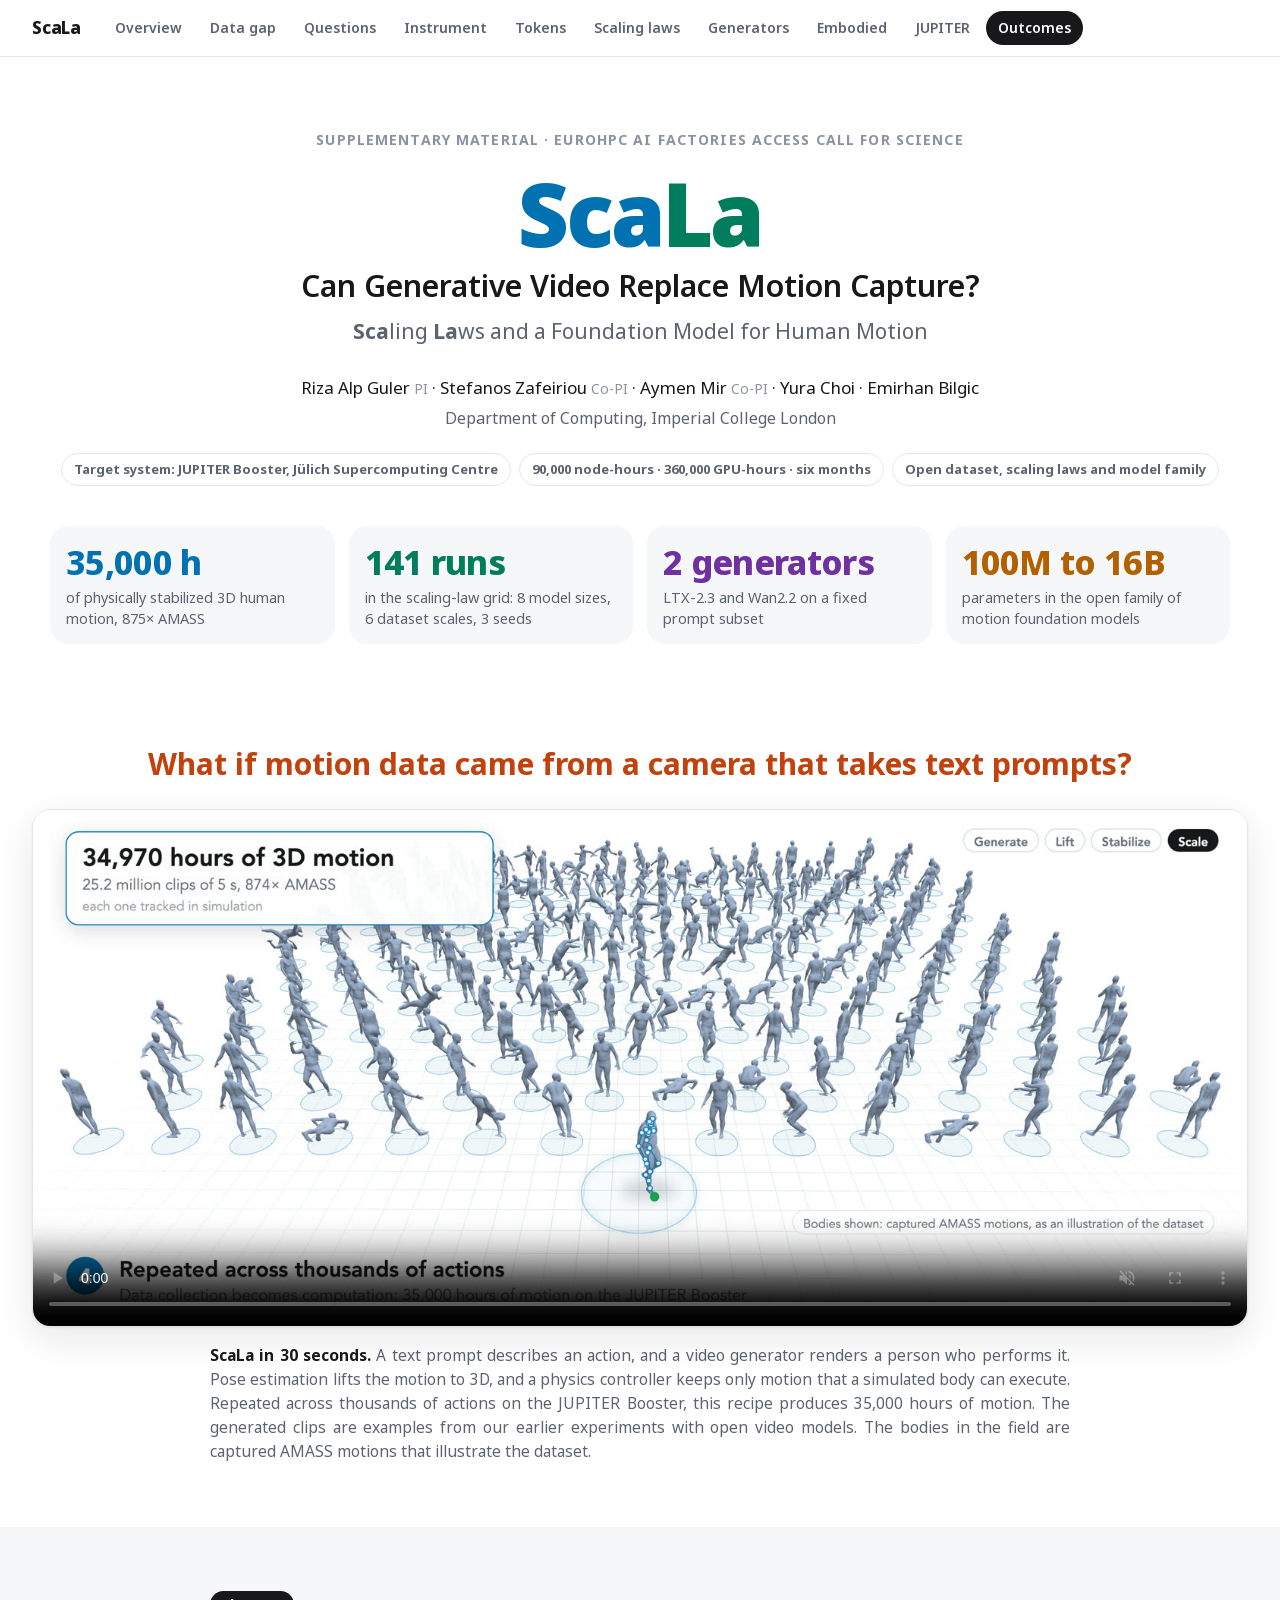
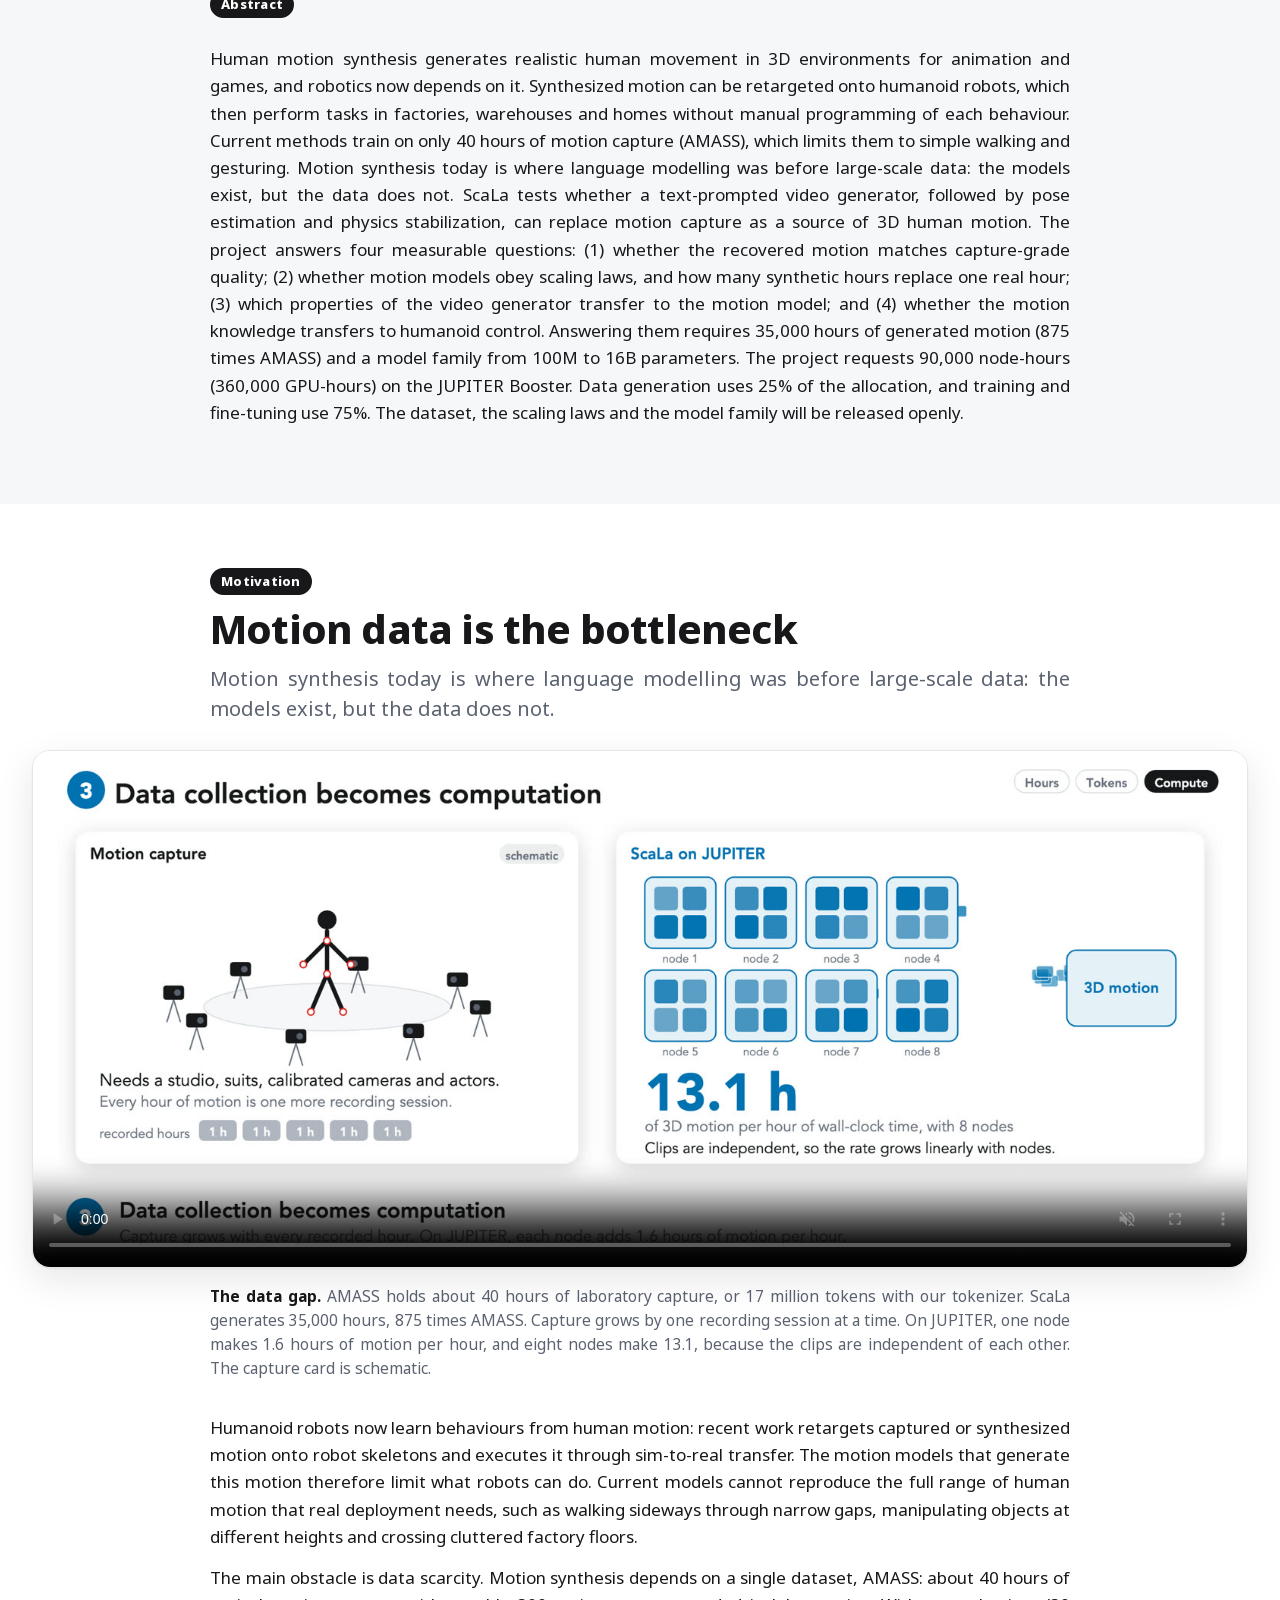
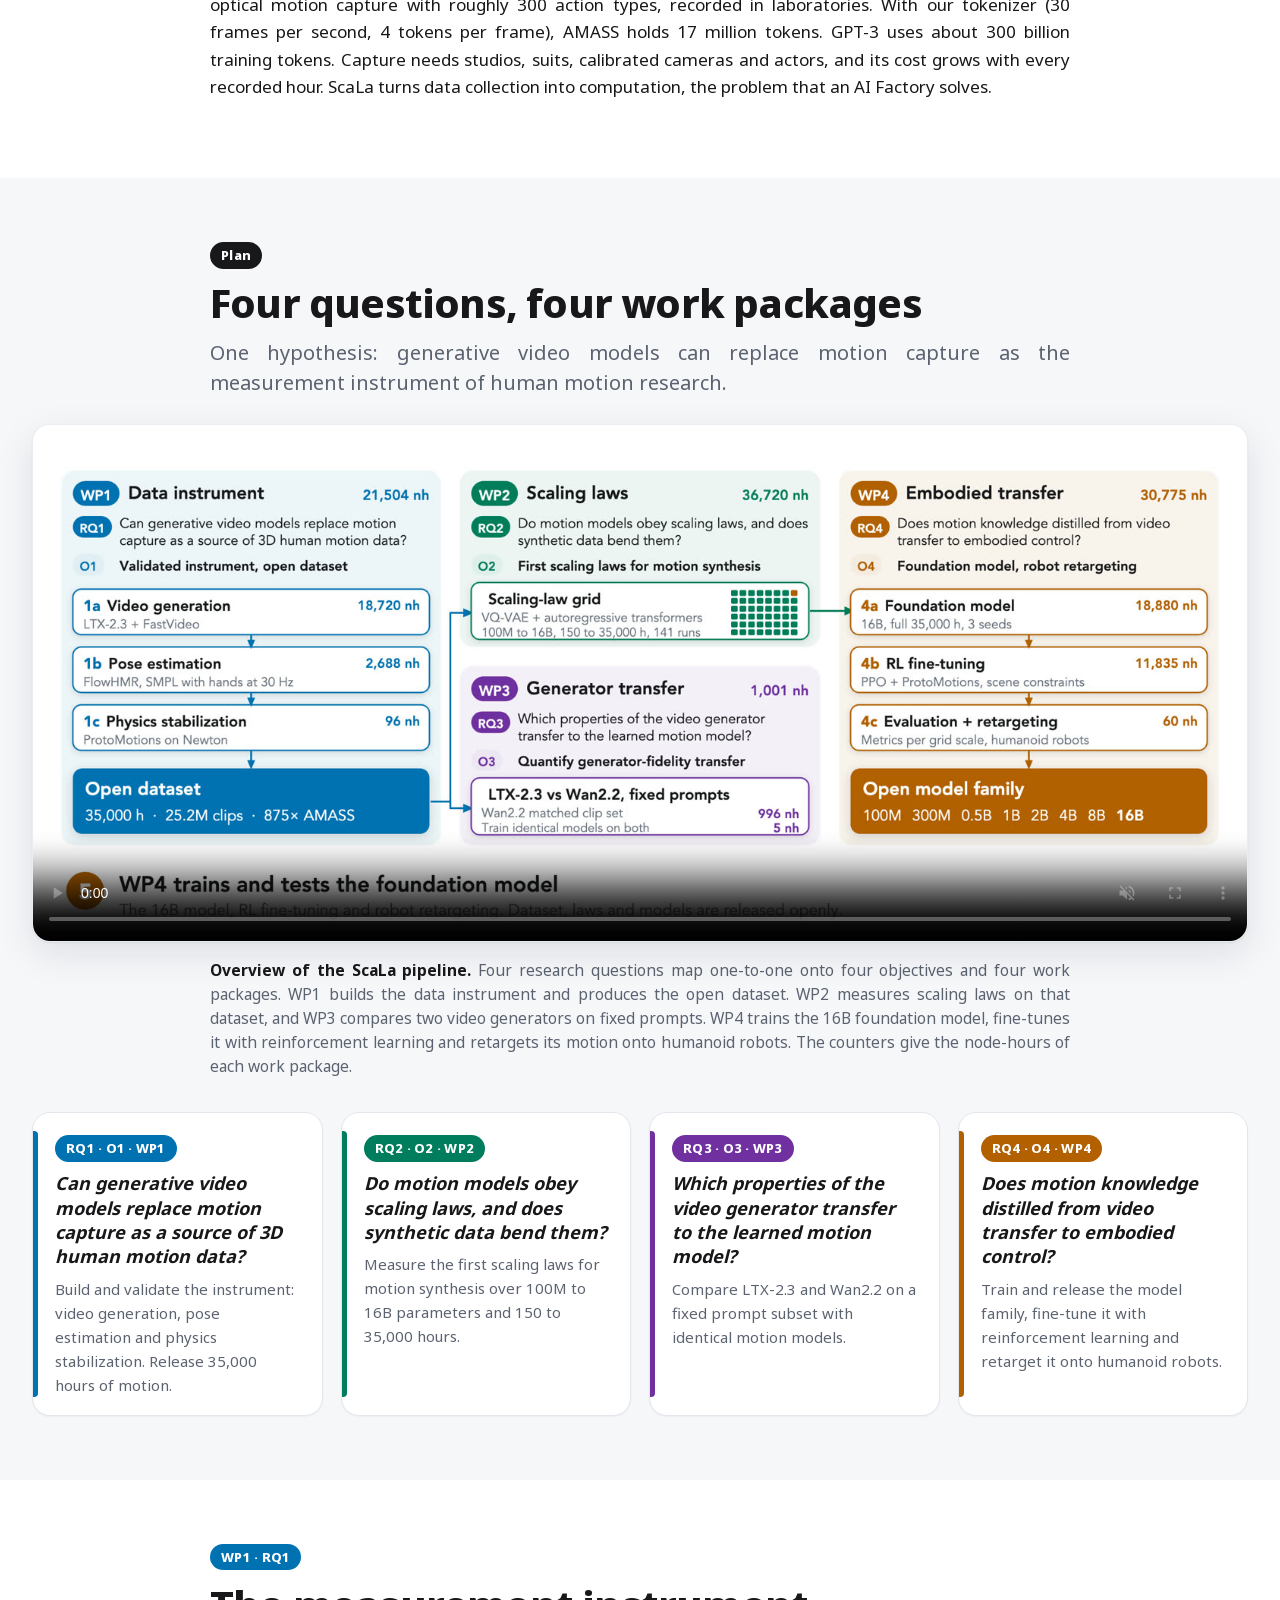
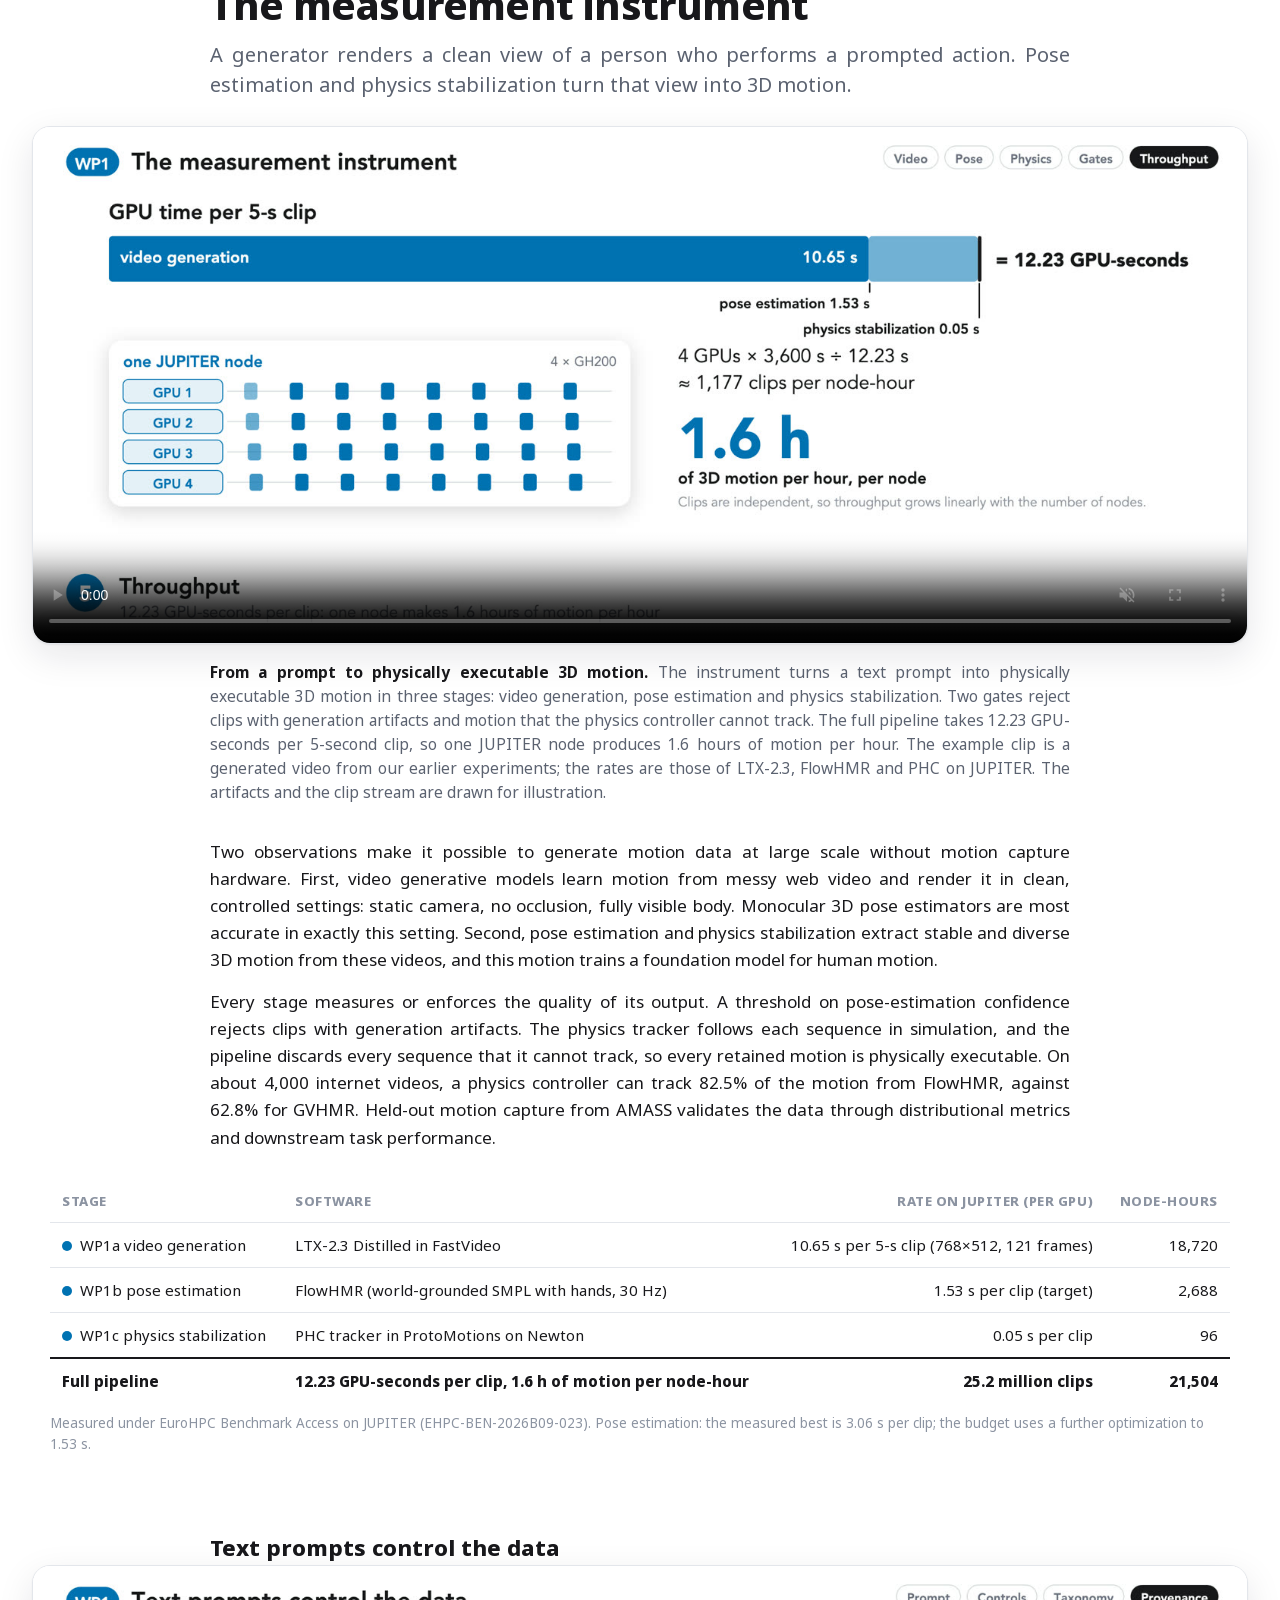
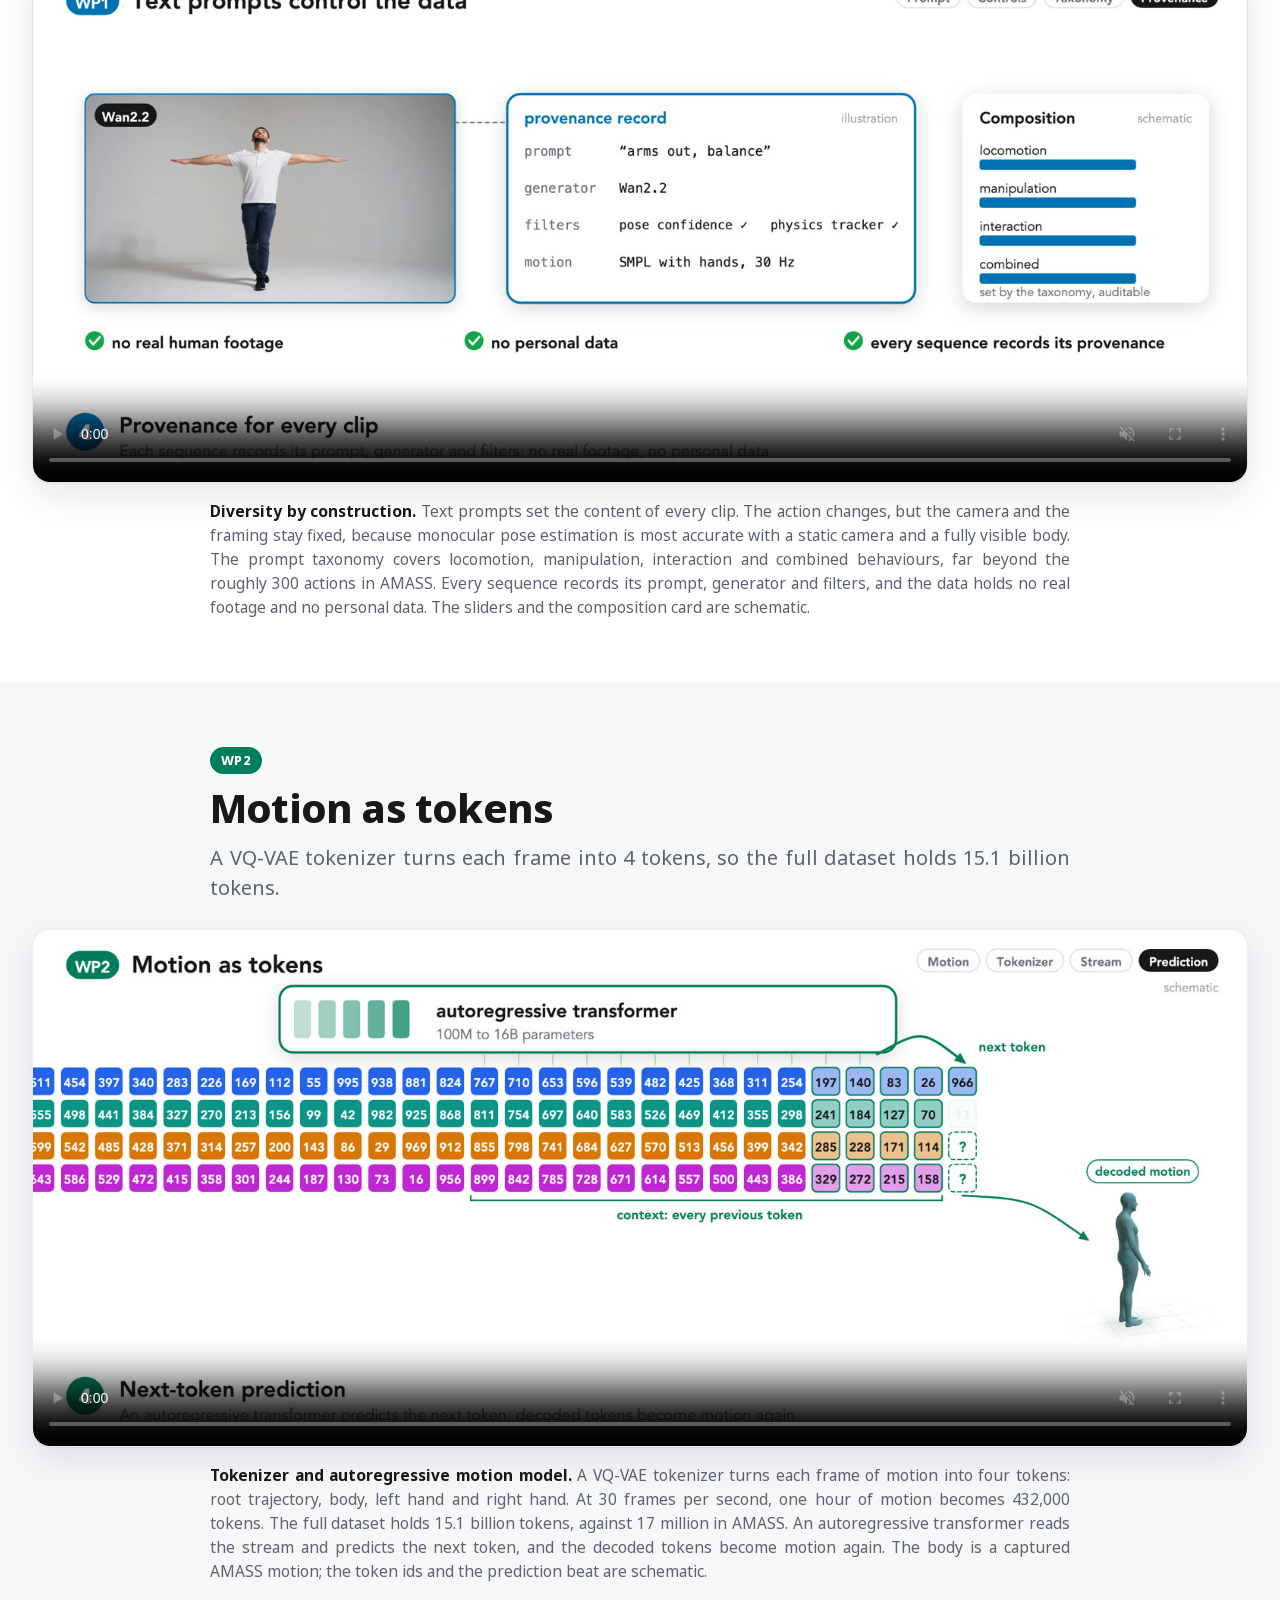
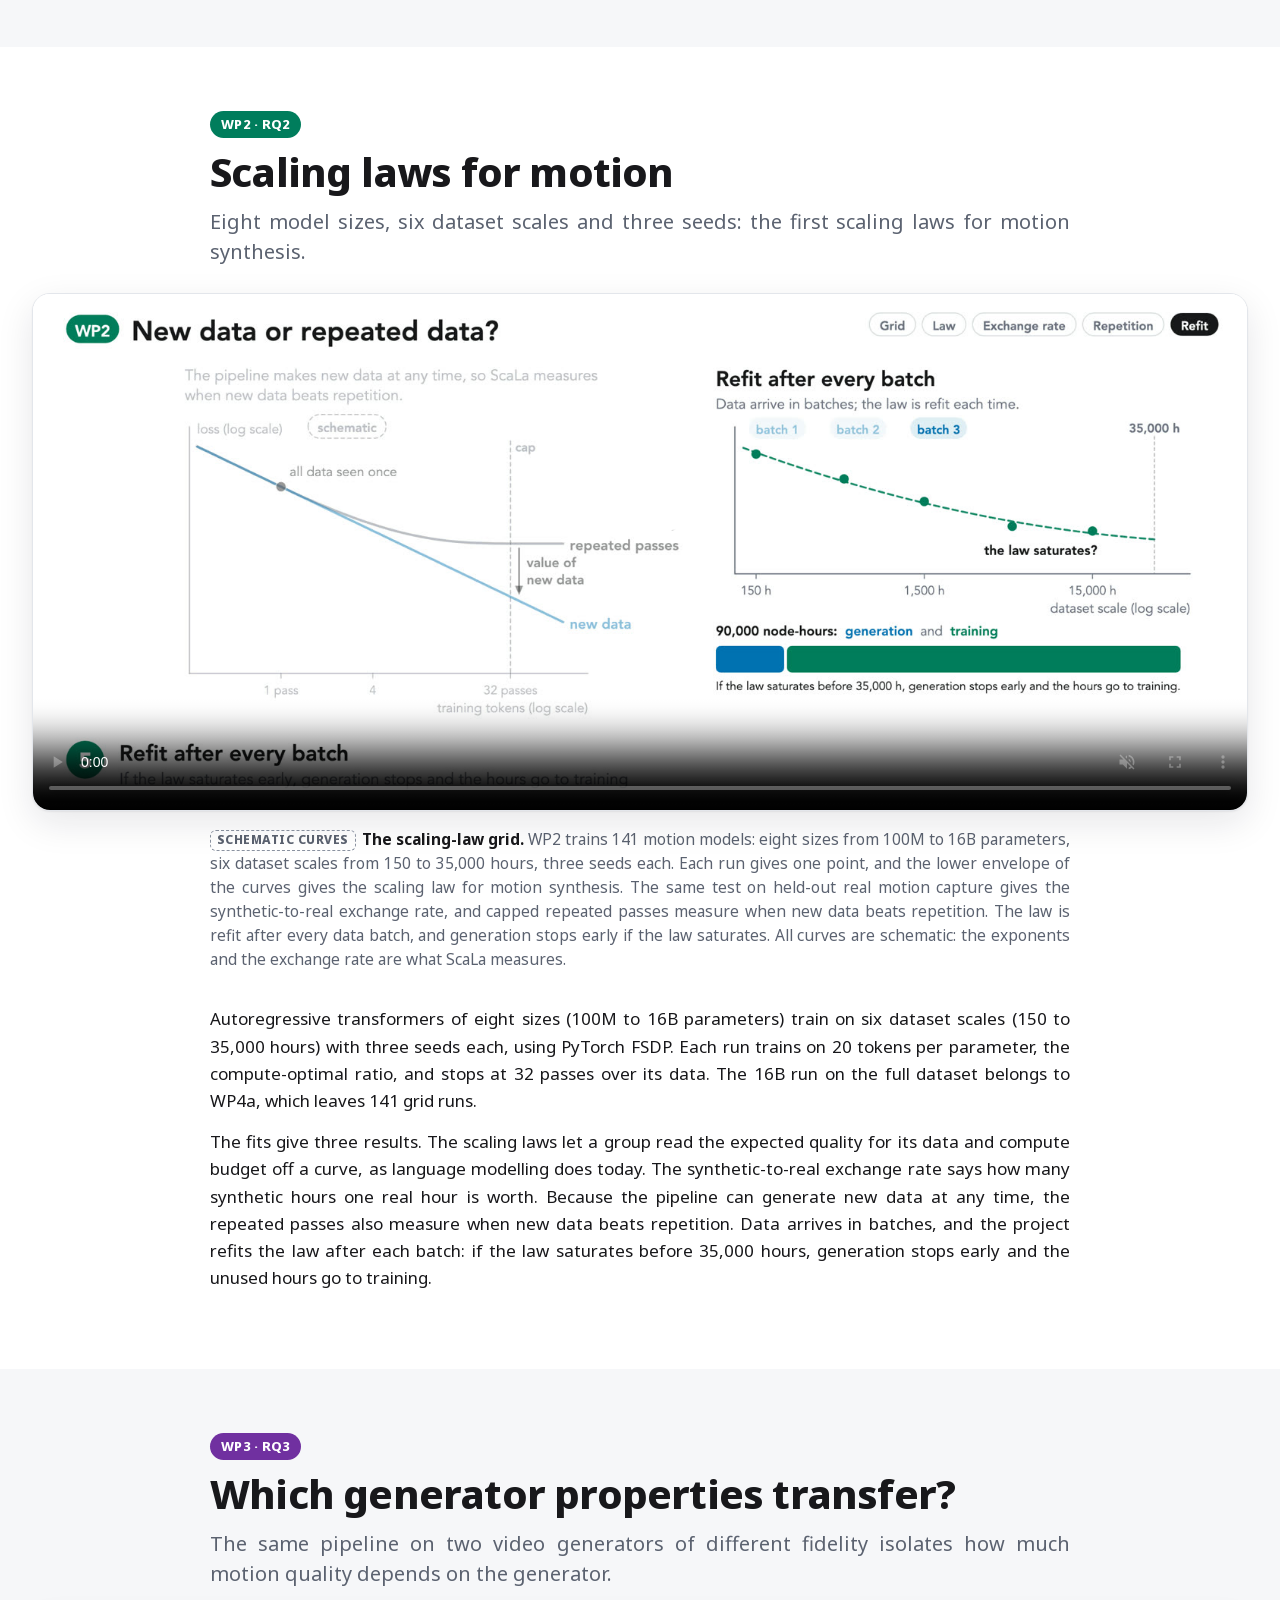
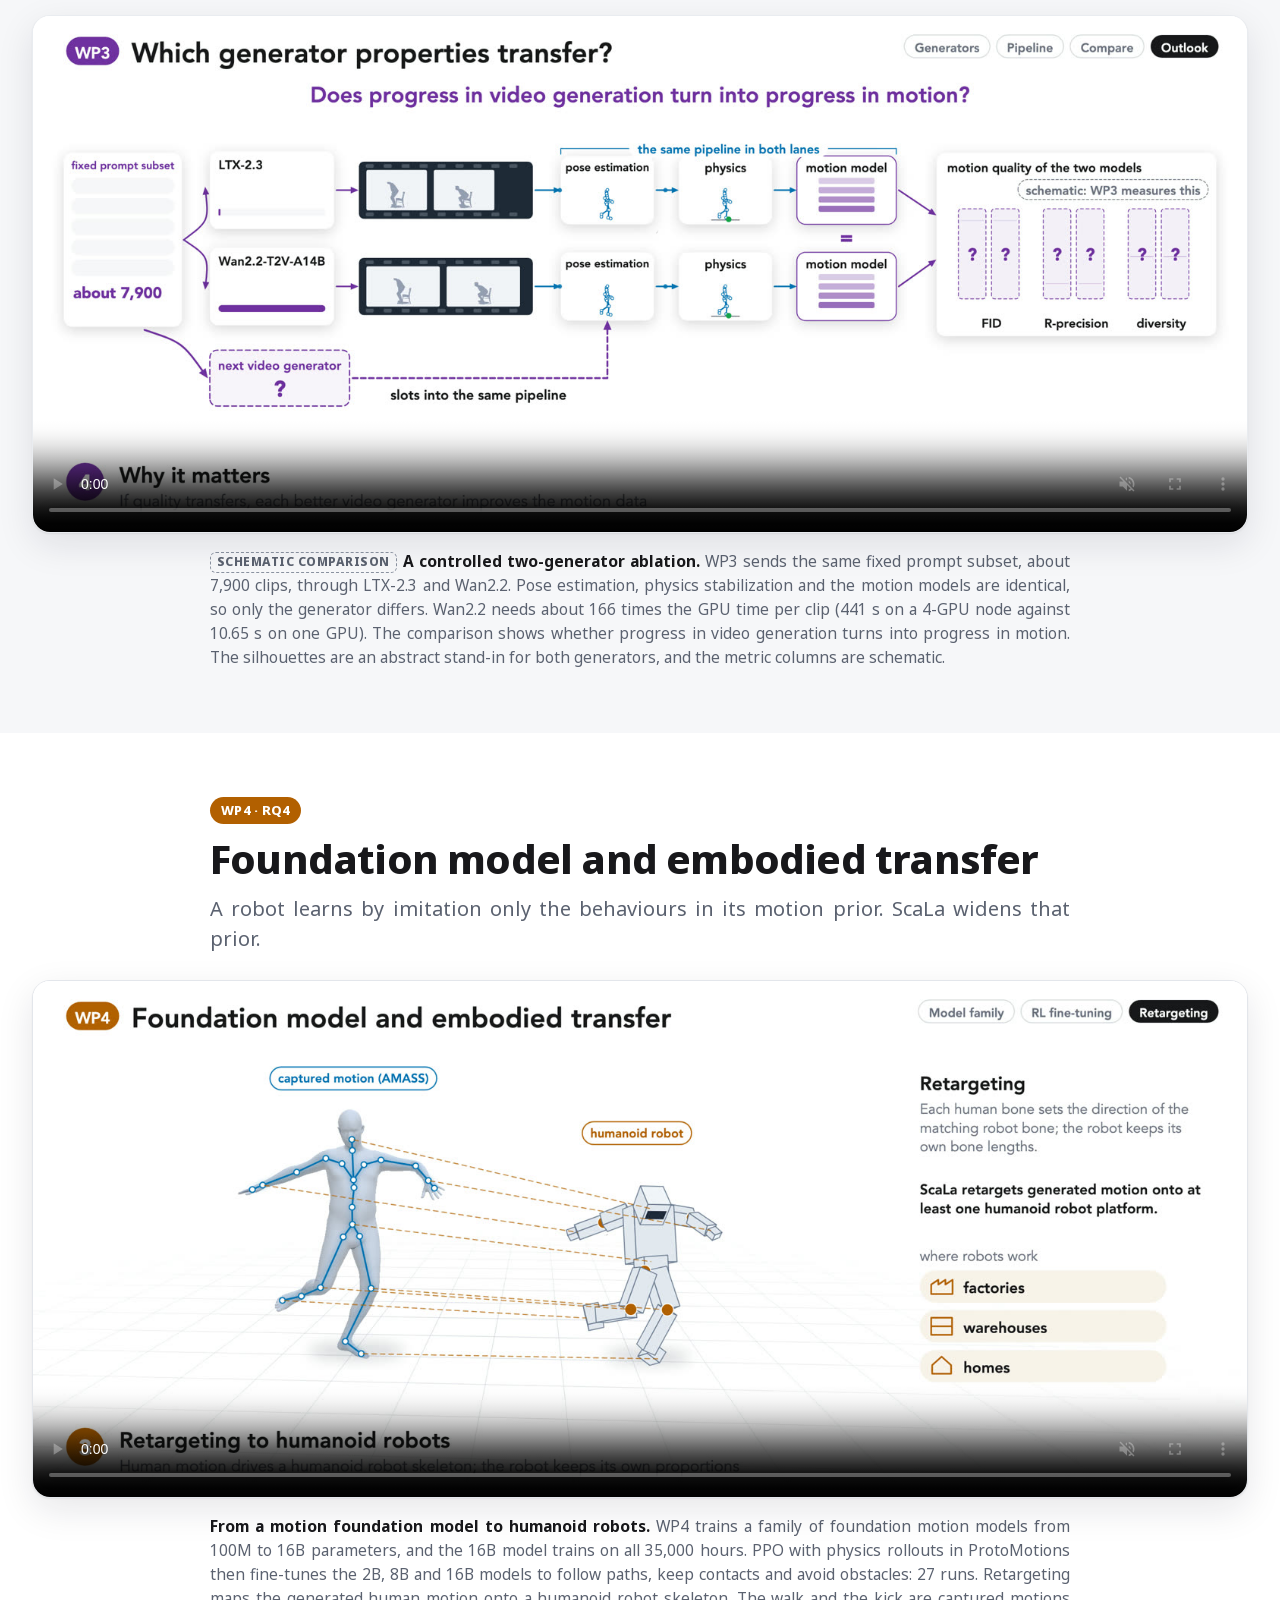
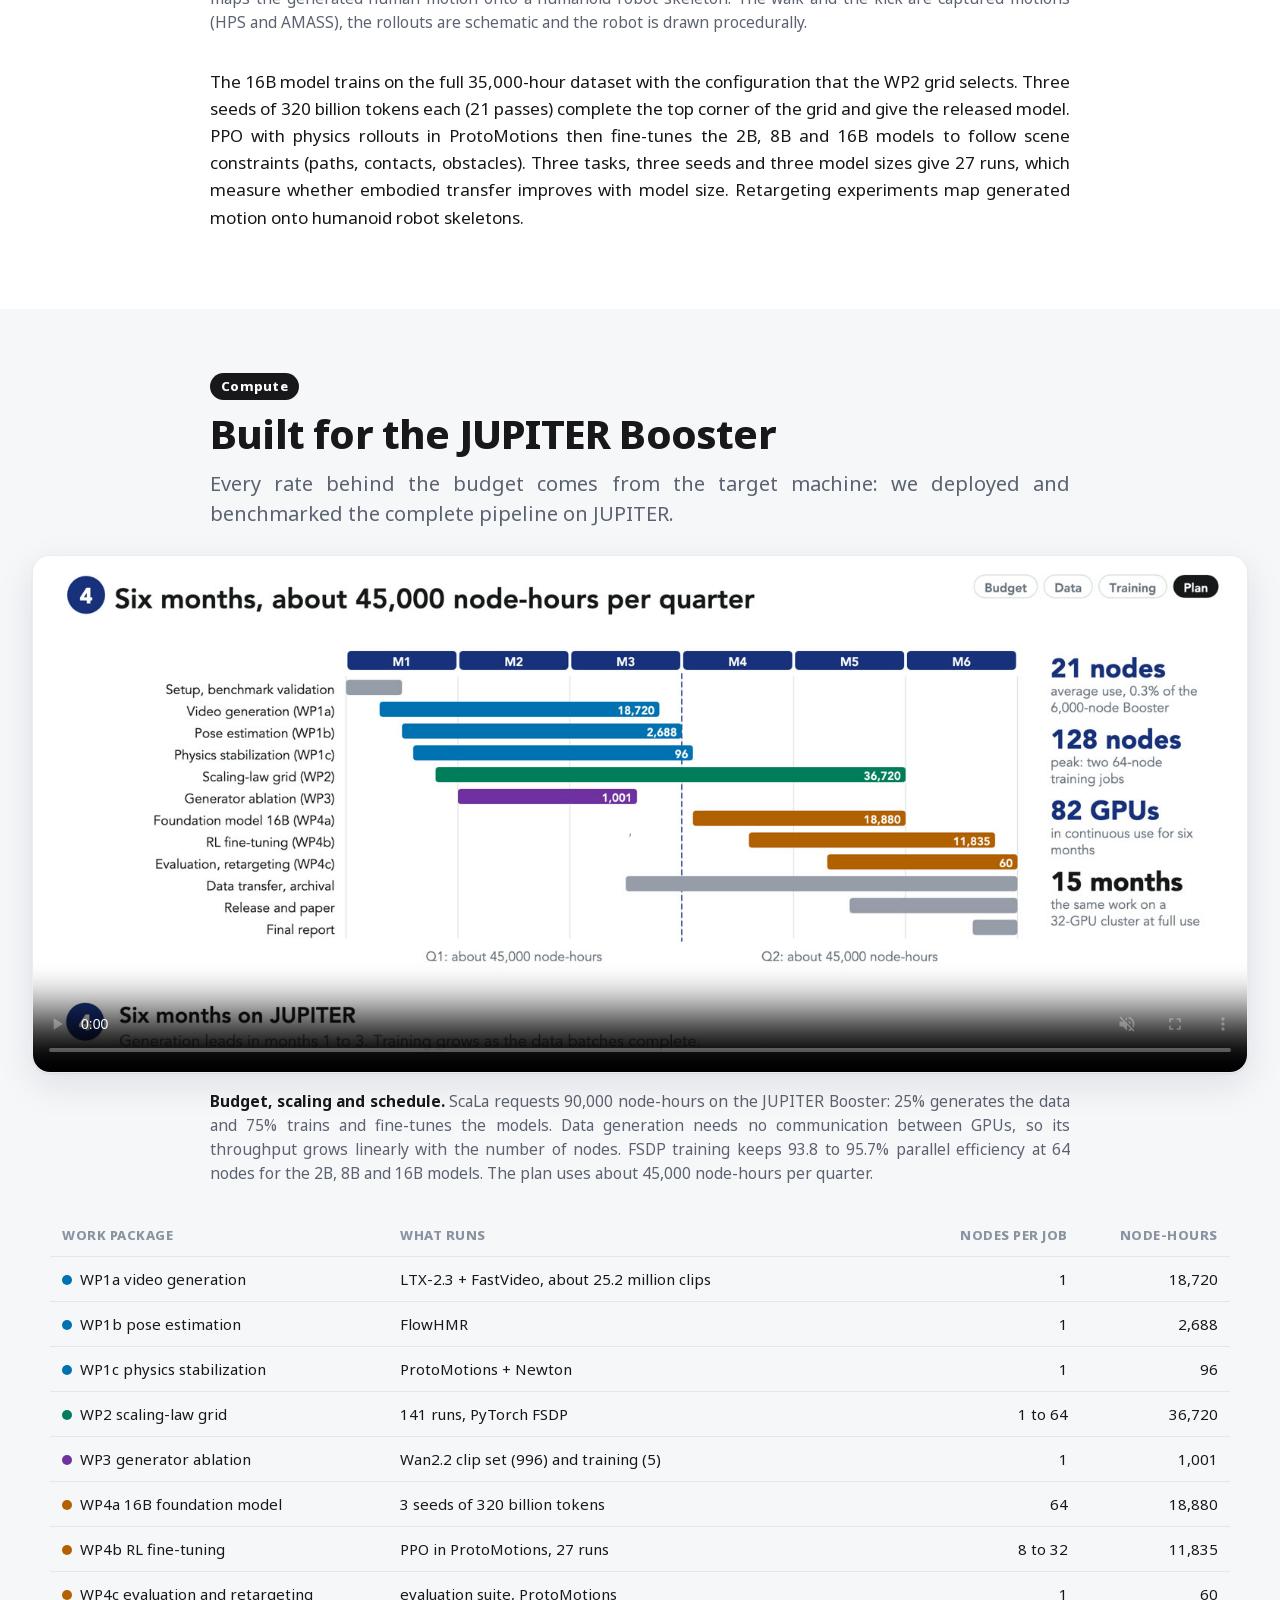
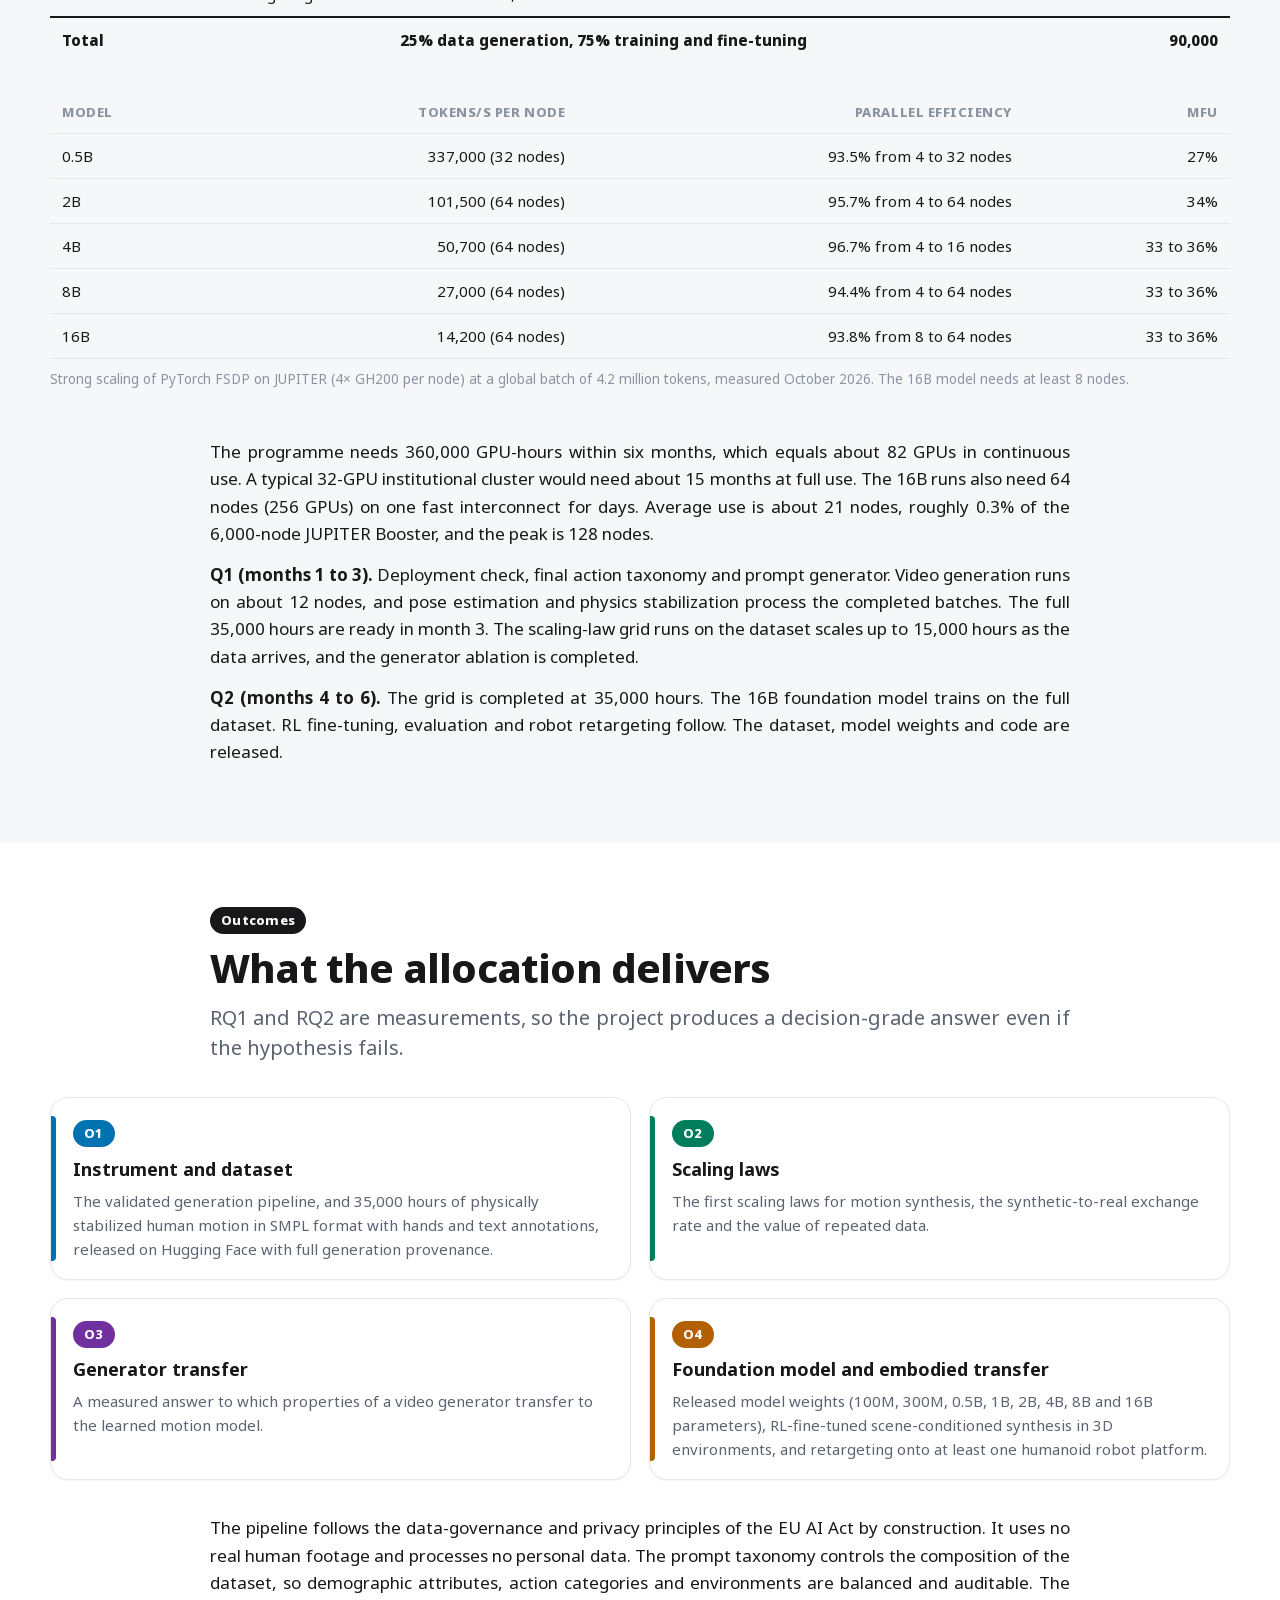
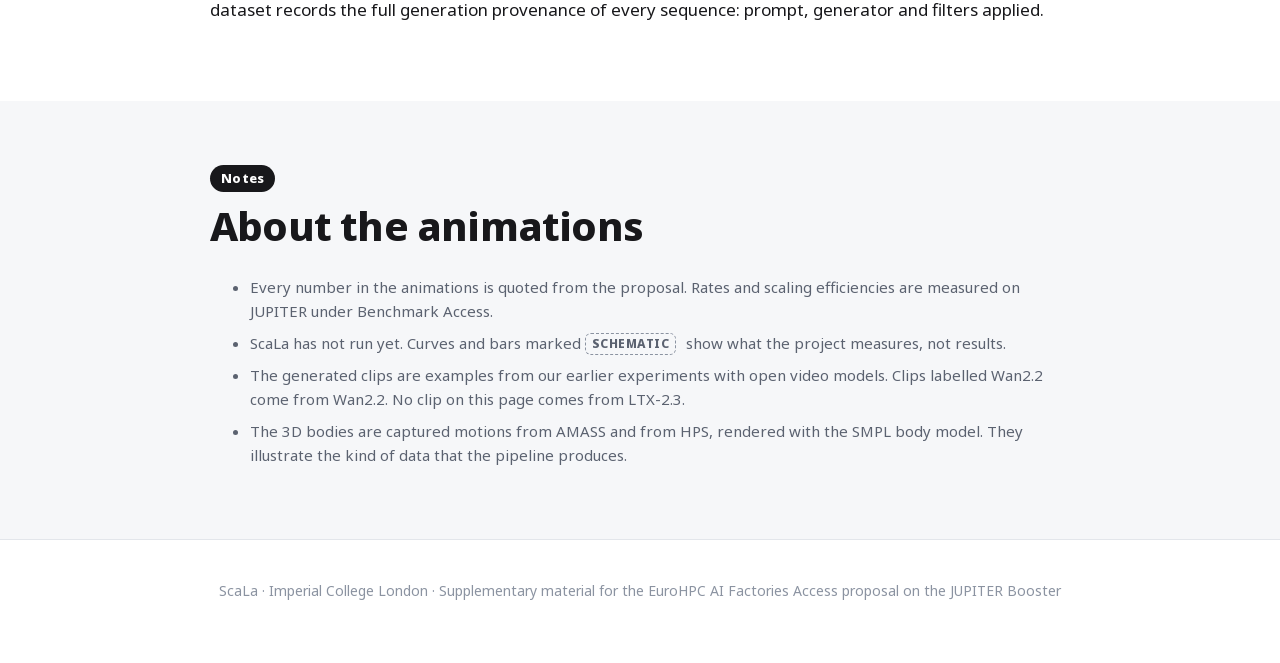
<file: website_v1/index.html>
<!DOCTYPE html>
<html lang="en">
<head>
<meta charset="utf-8">
<meta name="viewport" content="width=device-width, initial-scale=1">
<title>ScaLa: Can Generative Video Replace Motion Capture?</title>
<meta name="description" content="ScaLa: scaling laws and a foundation model for human motion, trained on 35,000 hours of motion from generated video. Supplementary material for the EuroHPC AI Factories Access proposal on the JUPITER Booster.">
<style>
@font-face{font-family:'Noto Sans';font-style:normal;font-weight:100 900;font-display:swap;src:url([data-uri]) format('woff2');unicode-range:U+0000-00FF, U+0131, U+0152-0153, U+02BB-02BC, U+02C6, U+02DA, U+02DC, U+0304, U+0308, U+0329, U+2000-206F, U+20AC, U+2122, U+2191, U+2193, U+2212, U+2215, U+FEFF, U+FFFD;}

/* ScaLa supplementary website. Inlined into index.html by build_site.py; this file is the source. */
:root {
  --ink: #18181b; --muted: #5b6270; --faint: #8b93a1; --line: #e3e6eb; --panel: #f6f7f9; --bg: #ffffff;
  --wp1: #0072b2; --wp2: #007d5c; --wp3: #7030a0; --wp4: #b26000; --navy: #19317b; --gold: #ffc000;
  --hook: #c2410c;
  --wide: 1480px; --text: 860px;
}
* { box-sizing: border-box; }
html { scroll-behavior: smooth; -webkit-text-size-adjust: 100%; }
body {
  margin: 0; background: var(--bg); color: var(--ink);
  font-family: 'Noto Sans', 'Google Sans', system-ui, -apple-system, 'Segoe UI', Arial, sans-serif;
  font-size: 17px; line-height: 1.6;
}
a { color: var(--wp1); text-decoration: none; }
a:hover { text-decoration: underline; }
.wrap { max-width: var(--wide); margin: 0 auto; padding: 0 32px; }
.prose { max-width: var(--text); margin: 0 auto; }

/* ---------------------------------------------------------------- top bar */
.topbar {
  position: sticky; top: 0; z-index: 10; background: rgba(255, 255, 255, 0.94);
  backdrop-filter: saturate(1.4) blur(8px); -webkit-backdrop-filter: saturate(1.4) blur(8px);
  border-bottom: 1px solid var(--line);
}
.topbar .wrap { display: flex; align-items: center; gap: 22px; height: 56px; overflow-x: auto; scrollbar-width: none; }
.topbar .wrap::-webkit-scrollbar { display: none; }
.brand { font-weight: 800; letter-spacing: -0.01em; white-space: nowrap; color: var(--ink); }
.nav { display: flex; gap: 4px; }
.nav a {
  white-space: nowrap; font-size: 14px; font-weight: 600; color: var(--muted); padding: 6px 12px; border-radius: 999px;
}
.nav a:hover { background: var(--panel); text-decoration: none; }
.nav a.on { background: var(--ink); color: #fff; }

/* ---------------------------------------------------------------- hero */
.hero { padding: 72px 0 36px; text-align: center; }
.kicker { font-size: 14px; font-weight: 700; letter-spacing: 0.08em; text-transform: uppercase; color: var(--faint); }
.hero h1 { font-size: 88px; line-height: 1; margin: 18px 0 10px; font-weight: 900; letter-spacing: -0.035em; }
.hero h1 .sc { color: var(--wp1); }
.hero h1 .la { color: var(--wp2); }
.hero .sub { font-size: 30px; line-height: 1.25; font-weight: 600; margin: 0 auto; max-width: 980px; }
.hero .sub2 { font-size: 21px; color: var(--muted); margin: 10px auto 0; max-width: 980px; }
.team { margin: 26px auto 0; font-size: 17px; color: var(--ink); max-width: 1000px; }
.team span { white-space: nowrap; }
.team .role { color: var(--faint); font-size: 14px; }
.affil { color: var(--muted); font-size: 16px; margin-top: 4px; }
.call { margin: 22px auto 0; display: inline-flex; flex-wrap: wrap; justify-content: center; gap: 8px; }
.pill {
  display: inline-block; font-size: 13px; font-weight: 700; padding: 5px 12px; border-radius: 999px;
  border: 1.5px solid var(--line); color: var(--muted); background: #fff;
}
.stats {
  display: grid; grid-template-columns: repeat(4, 1fr); gap: 14px; max-width: 1180px; margin: 40px auto 0;
}
.stat { background: var(--panel); border-radius: 18px; padding: 18px 16px 16px; text-align: left; }
.stat b { display: block; font-size: 34px; line-height: 1.1; font-weight: 800; letter-spacing: -0.02em; }
.stat span { font-size: 14.5px; color: var(--muted); line-height: 1.4; display: block; margin-top: 6px; }
.stat.c1 b { color: var(--wp1); } .stat.c2 b { color: var(--wp2); } .stat.c3 b { color: var(--wp3); } .stat.c4 b { color: var(--wp4); }

/* ---------------------------------------------------------------- sections */
section { padding: 64px 0; }
section.alt { background: var(--panel); }
.sec-head { max-width: var(--text); margin: 0 auto 26px; }
.label {
  display: inline-block; font-size: 13px; font-weight: 800; color: #fff; padding: 3px 11px; border-radius: 999px;
  letter-spacing: 0.02em; margin-right: 6px; vertical-align: 3px;
}
.l1 { background: var(--wp1); } .l2 { background: var(--wp2); } .l3 { background: var(--wp3); } .l4 { background: var(--wp4); }
.l0 { background: var(--ink); }
h2 { font-size: 40px; line-height: 1.15; margin: 10px 0 0; font-weight: 800; letter-spacing: -0.02em; }
h3 { font-size: 22px; margin: 30px 0 8px; font-weight: 800; }
.lead { font-size: 20px; color: var(--muted); margin: 12px 0 0; line-height: 1.5; }
p { margin: 0 0 14px; text-align: justify; hyphens: auto; -webkit-hyphens: auto; }
.hook { font-size: 30px; line-height: 1.3; font-weight: 700; color: var(--hook); text-align: center; margin: 0 auto 26px; max-width: 1000px; }

/* ---------------------------------------------------------------- videos */
figure { margin: 0; }
.video {
  position: relative; max-width: var(--wide); margin: 0 auto; border-radius: 18px; overflow: hidden; background: #fff;
  box-shadow: 0 1px 2px rgba(15, 23, 42, 0.06), 0 12px 36px rgba(15, 23, 42, 0.10); border: 1px solid var(--line);
}
section.alt .video { border-color: #e9ecf0; }
.video video { display: block; width: 100%; height: auto; aspect-ratio: 2560 / 1088; background: #fff; }
figcaption { max-width: var(--text); margin: 16px auto 0; font-size: 15.5px; color: var(--muted); line-height: 1.55; text-align: justify; }
figcaption b { color: var(--ink); }
.schem {
  display: inline-block; font-size: 12px; font-weight: 800; letter-spacing: 0.04em; text-transform: uppercase;
  color: var(--muted); border: 1.5px dashed var(--faint); border-radius: 6px; padding: 0 6px; margin-right: 6px;
  vertical-align: 1px;
}
.body-text { max-width: var(--text); margin: 34px auto 0; }

/* ---------------------------------------------------------------- cards */
.cards { display: grid; grid-template-columns: repeat(2, 1fr); gap: 18px; max-width: 1180px; margin: 34px auto 0; }
.cards.four { grid-template-columns: repeat(4, 1fr); max-width: var(--wide); }
.card {
  background: #fff; border-radius: 18px; padding: 22px 22px 18px; border: 1px solid var(--line); position: relative;
  box-shadow: 0 1px 2px rgba(15, 23, 42, 0.04);
}
.card::before { content: ""; position: absolute; left: 0; top: 18px; bottom: 18px; width: 5px; border-radius: 0 4px 4px 0; }
.card.c1::before { background: var(--wp1); } .card.c2::before { background: var(--wp2); }
.card.c3::before { background: var(--wp3); } .card.c4::before { background: var(--wp4); }
.card h4 { margin: 8px 0 8px; font-size: 18px; line-height: 1.35; }
.card p { font-size: 15px; color: var(--muted); margin: 0; text-align: left; }
.card .q { font-style: italic; color: var(--ink); }

/* ---------------------------------------------------------------- tables */
.tablewrap { max-width: 1180px; margin: 30px auto 0; overflow-x: auto; }
table { border-collapse: collapse; width: 100%; font-size: 15px; font-variant-numeric: tabular-nums; }
th, td { padding: 10px 12px; text-align: left; border-bottom: 1px solid var(--line); vertical-align: top; }
th { font-size: 13px; text-transform: uppercase; letter-spacing: 0.04em; color: var(--faint); font-weight: 800; }
td.num, th.num { text-align: right; white-space: nowrap; }
tr.total td { font-weight: 800; border-bottom: 0; border-top: 2px solid var(--ink); }
.dot { display: inline-block; width: 10px; height: 10px; border-radius: 50%; margin-right: 8px; vertical-align: 0; }
.d1 { background: var(--wp1); } .d2 { background: var(--wp2); } .d3 { background: var(--wp3); } .d4 { background: var(--wp4); }
.tnote { font-size: 13.5px; color: var(--faint); margin-top: 10px; text-align: left; }

/* ---------------------------------------------------------------- notes, footer */
.notes { max-width: var(--text); margin: 0 auto; font-size: 15px; color: var(--muted); }
.notes li { margin-bottom: 8px; }
footer { padding: 40px 0 60px; text-align: center; font-size: 14px; color: var(--faint); border-top: 1px solid var(--line); }

/* ---------------------------------------------------------------- small screens */
@media (max-width: 1100px) {
  .cards.four { grid-template-columns: repeat(2, 1fr); }
  .stats { grid-template-columns: repeat(2, 1fr); }
}
@media (max-width: 700px) {
  body { font-size: 16px; }
  .wrap { padding: 0 16px; }
  .hero { padding: 44px 0 24px; }
  .hero h1 { font-size: 60px; }
  .hero .sub { font-size: 22px; }
  .hero .sub2 { font-size: 17px; }
  h2 { font-size: 30px; }
  .hook { font-size: 23px; }
  .lead { font-size: 18px; }
  section { padding: 44px 0; }
  .cards, .cards.four { grid-template-columns: 1fr; }
  .stat b { font-size: 23px; }
  .stat span { font-size: 13.5px; }
  .video { border-radius: 10px; }
  p, figcaption { text-align: left; }
}

</style>
</head>
<body>

<header class="topbar">
  <div class="wrap">
    <a class="brand" href="#top">ScaLa</a>
    <nav class="nav">
      <a href="#teaser">Overview</a>
      <a href="#gap">Data gap</a>
      <a href="#questions">Questions</a>
      <a href="#wp1">Instrument</a>
      <a href="#tokens">Tokens</a>
      <a href="#wp2">Scaling laws</a>
      <a href="#wp3">Generators</a>
      <a href="#wp4">Embodied</a>
      <a href="#jupiter">JUPITER</a>
      <a href="#outcomes">Outcomes</a>
    </nav>
  </div>
</header>

<div class="hero" id="top">
  <div class="wrap">
    <div class="kicker">Supplementary material · EuroHPC AI Factories Access Call for Science</div>
    <h1><span class="sc">Sca</span><span class="la">La</span></h1>
    <p class="sub" style="text-align:center">Can Generative Video Replace Motion Capture?</p>
    <p class="sub2" style="text-align:center"><b>Sca</b>ling <b>La</b>ws and a Foundation Model for Human Motion</p>
    <div class="team">
      <span>Riza Alp Guler <span class="role">PI</span></span> ·
      <span>Stefanos Zafeiriou <span class="role">Co-PI</span></span> ·
      <span>Aymen Mir <span class="role">Co-PI</span></span> ·
      <span>Yura Choi</span> ·
      <span>Emirhan Bilgic</span>
    </div>
    <div class="affil">Department of Computing, Imperial College London</div>
    <div class="call">
      <span class="pill">Target system: JUPITER Booster, Jülich Supercomputing Centre</span>
      <span class="pill">90,000 node-hours · 360,000 GPU-hours · six months</span>
      <span class="pill">Open dataset, scaling laws and model family</span>
    </div>
    <div class="stats">
      <div class="stat c1"><b>35,000 h</b><span>of physically stabilized 3D human motion, 875× AMASS</span></div>
      <div class="stat c2"><b>141 runs</b><span>in the scaling-law grid: 8 model sizes, 6 dataset scales, 3 seeds</span></div>
      <div class="stat c3"><b>2 generators</b><span>LTX-2.3 and Wan2.2 on a fixed prompt subset</span></div>
      <div class="stat c4"><b>100M to 16B</b><span>parameters in the open family of motion foundation models</span></div>
    </div>
  </div>
</div>

<section id="teaser">
  <div class="wrap">
    <p class="hook">What if motion data came from a camera that takes text prompts?</p>
    <figure>
      <div class="video"><video data-auto muted loop playsinline controls preload="none" poster="./website_content/images/teaser.jpg"><source src="./website_content/videos/teaser.mp4" type="video/mp4"></video></div>
      <figcaption>
        <b>ScaLa in 30 seconds.</b> A text prompt describes an action, and a video generator renders a person who performs it.
        Pose estimation lifts the motion to 3D, and a physics controller keeps only motion that a simulated body can execute.
        Repeated across thousands of actions on the JUPITER Booster, this recipe produces 35,000 hours of motion.
        The generated clips are examples from our earlier experiments with open video models.
        The bodies in the field are captured AMASS motions that illustrate the dataset.
      </figcaption>
    </figure>
  </div>
</section>

<section class="alt" id="abstract">
  <div class="wrap">
    <div class="sec-head"><span class="label l0">Abstract</span></div>
    <div class="prose">
      <p>Human motion synthesis generates realistic human movement in 3D environments for animation and games, and robotics now depends on it. Synthesized motion can be retargeted onto humanoid robots, which then perform tasks in factories, warehouses and homes without manual programming of each behaviour. Current methods train on only 40 hours of motion capture (AMASS), which limits them to simple walking and gesturing. Motion synthesis today is where language modelling was before large-scale data: the models exist, but the data does not. ScaLa tests whether a text-prompted video generator, followed by pose estimation and physics stabilization, can replace motion capture as a source of 3D human motion. The project answers four measurable questions: (1) whether the recovered motion matches capture-grade quality; (2) whether motion models obey scaling laws, and how many synthetic hours replace one real hour; (3) which properties of the video generator transfer to the motion model; and (4) whether the motion knowledge transfers to humanoid control. Answering them requires 35,000 hours of generated motion (875 times AMASS) and a model family from 100M to 16B parameters. The project requests 90,000 node-hours (360,000 GPU-hours) on the JUPITER Booster. Data generation uses 25% of the allocation, and training and fine-tuning use 75%. The dataset, the scaling laws and the model family will be released openly.</p>
    </div>
  </div>
</section>

<section id="gap">
  <div class="wrap">
    <div class="sec-head">
      <span class="label l0">Motivation</span>
      <h2>Motion data is the bottleneck</h2>
      <p class="lead">Motion synthesis today is where language modelling was before large-scale data: the models exist, but the data does not.</p>
    </div>
    <figure>
      <div class="video"><video data-auto muted loop playsinline controls preload="none" poster="./website_content/images/data_gap.jpg"><source src="./website_content/videos/data_gap.mp4" type="video/mp4"></video></div>
      <figcaption>
        <b>The data gap.</b> AMASS holds about 40 hours of laboratory capture, or 17 million tokens with our tokenizer. ScaLa generates 35,000 hours, 875 times AMASS. Capture grows by one recording session at a time. On JUPITER, one node makes 1.6 hours of motion per hour, and eight nodes make 13.1, because the clips are independent of each other. The capture card is schematic.
      </figcaption>
    </figure>
    <div class="body-text">
      <p>Humanoid robots now learn behaviours from human motion: recent work retargets captured or synthesized motion onto robot skeletons and executes it through sim-to-real transfer. The motion models that generate this motion therefore limit what robots can do. Current models cannot reproduce the full range of human motion that real deployment needs, such as walking sideways through narrow gaps, manipulating objects at different heights and crossing cluttered factory floors.</p>
      <p>The main obstacle is data scarcity. Motion synthesis depends on a single dataset, AMASS: about 40 hours of optical motion capture with roughly 300 action types, recorded in laboratories. With our tokenizer (30 frames per second, 4 tokens per frame), AMASS holds 17 million tokens. GPT-3 uses about 300 billion training tokens. Capture needs studios, suits, calibrated cameras and actors, and its cost grows with every recorded hour. ScaLa turns data collection into computation, the problem that an AI Factory solves.</p>
    </div>
  </div>
</section>

<section class="alt" id="questions">
  <div class="wrap">
    <div class="sec-head">
      <span class="label l0">Plan</span>
      <h2>Four questions, four work packages</h2>
      <p class="lead">One hypothesis: generative video models can replace motion capture as the measurement instrument of human motion research.</p>
    </div>
    <figure>
      <div class="video"><video data-auto muted loop playsinline controls preload="none" poster="./website_content/images/overview.jpg"><source src="./website_content/videos/overview.mp4" type="video/mp4"></video></div>
      <figcaption>
        <b>Overview of the ScaLa pipeline.</b> Four research questions map one-to-one onto four objectives and four work packages. WP1 builds the data instrument and produces the open dataset. WP2 measures scaling laws on that dataset, and WP3 compares two video generators on fixed prompts. WP4 trains the 16B foundation model, fine-tunes it with reinforcement learning and retargets its motion onto humanoid robots. The counters give the node-hours of each work package.
      </figcaption>
    </figure>
    <div class="cards four">
      <div class="card c1"><span class="label l1">RQ1 · O1 · WP1</span><h4 class="q">Can generative video models replace motion capture as a source of 3D human motion data?</h4><p>Build and validate the instrument: video generation, pose estimation and physics stabilization. Release 35,000 hours of motion.</p></div>
      <div class="card c2"><span class="label l2">RQ2 · O2 · WP2</span><h4 class="q">Do motion models obey scaling laws, and does synthetic data bend them?</h4><p>Measure the first scaling laws for motion synthesis over 100M to 16B parameters and 150 to 35,000 hours.</p></div>
      <div class="card c3"><span class="label l3">RQ3 · O3 · WP3</span><h4 class="q">Which properties of the video generator transfer to the learned motion model?</h4><p>Compare LTX-2.3 and Wan2.2 on a fixed prompt subset with identical motion models.</p></div>
      <div class="card c4"><span class="label l4">RQ4 · O4 · WP4</span><h4 class="q">Does motion knowledge distilled from video transfer to embodied control?</h4><p>Train and release the model family, fine-tune it with reinforcement learning and retarget it onto humanoid robots.</p></div>
    </div>
  </div>
</section>

<section id="wp1">
  <div class="wrap">
    <div class="sec-head">
      <span class="label l1">WP1 · RQ1</span>
      <h2>The measurement instrument</h2>
      <p class="lead">A generator renders a clean view of a person who performs a prompted action. Pose estimation and physics stabilization turn that view into 3D motion.</p>
    </div>
    <figure>
      <div class="video"><video data-auto muted loop playsinline controls preload="none" poster="./website_content/images/instrument.jpg"><source src="./website_content/videos/instrument.mp4" type="video/mp4"></video></div>
      <figcaption>
        <b>From a prompt to physically executable 3D motion.</b> The instrument turns a text prompt into physically executable 3D motion in three stages: video generation, pose estimation and physics stabilization. Two gates reject clips with generation artifacts and motion that the physics controller cannot track. The full pipeline takes 12.23 GPU-seconds per 5-second clip, so one JUPITER node produces 1.6 hours of motion per hour. The example clip is a generated video from our earlier experiments; the rates are those of LTX-2.3, FlowHMR and PHC on JUPITER. The artifacts and the clip stream are drawn for illustration.
      </figcaption>
    </figure>
    <div class="body-text">
      <p>Two observations make it possible to generate motion data at large scale without motion capture hardware. First, video generative models learn motion from messy web video and render it in clean, controlled settings: static camera, no occlusion, fully visible body. Monocular 3D pose estimators are most accurate in exactly this setting. Second, pose estimation and physics stabilization extract stable and diverse 3D motion from these videos, and this motion trains a foundation model for human motion.</p>
      <p>Every stage measures or enforces the quality of its output. A threshold on pose-estimation confidence rejects clips with generation artifacts. The physics tracker follows each sequence in simulation, and the pipeline discards every sequence that it cannot track, so every retained motion is physically executable. On about 4,000 internet videos, a physics controller can track 82.5% of the motion from FlowHMR, against 62.8% for GVHMR. Held-out motion capture from AMASS validates the data through distributional metrics and downstream task performance.</p>
    </div>
    <div class="tablewrap">
      <table>
        <thead><tr><th>Stage</th><th>Software</th><th class="num">Rate on JUPITER (per GPU)</th><th class="num">Node-hours</th></tr></thead>
        <tbody>
          <tr><td><span class="dot d1"></span>WP1a video generation</td><td>LTX-2.3 Distilled in FastVideo</td><td class="num">10.65 s per 5-s clip (768×512, 121 frames)</td><td class="num">18,720</td></tr>
          <tr><td><span class="dot d1"></span>WP1b pose estimation</td><td>FlowHMR (world-grounded SMPL with hands, 30 Hz)</td><td class="num">1.53 s per clip (target)</td><td class="num">2,688</td></tr>
          <tr><td><span class="dot d1"></span>WP1c physics stabilization</td><td>PHC tracker in ProtoMotions on Newton</td><td class="num">0.05 s per clip</td><td class="num">96</td></tr>
          <tr class="total"><td>Full pipeline</td><td>12.23 GPU-seconds per clip, 1.6 h of motion per node-hour</td><td class="num">25.2 million clips</td><td class="num">21,504</td></tr>
        </tbody>
      </table>
      <p class="tnote">Measured under EuroHPC Benchmark Access on JUPITER (EHPC-BEN-2026B09-023). Pose estimation: the measured best is 3.06 s per clip; the budget uses a further optimization to 1.53 s.</p>
    </div>

    <h3 class="prose" style="margin-top:60px">Text prompts control the data</h3>
    <figure>
      <div class="video"><video data-auto muted loop playsinline controls preload="none" poster="./website_content/images/prompts.jpg"><source src="./website_content/videos/prompts.mp4" type="video/mp4"></video></div>
      <figcaption>
        <b>Diversity by construction.</b> Text prompts set the content of every clip. The action changes, but the camera and the framing stay fixed, because monocular pose estimation is most accurate with a static camera and a fully visible body. The prompt taxonomy covers locomotion, manipulation, interaction and combined behaviours, far beyond the roughly 300 actions in AMASS. Every sequence records its prompt, generator and filters, and the data holds no real footage and no personal data. The sliders and the composition card are schematic.
      </figcaption>
    </figure>
  </div>
</section>

<section class="alt" id="tokens">
  <div class="wrap">
    <div class="sec-head">
      <span class="label l2">WP2</span>
      <h2>Motion as tokens</h2>
      <p class="lead">A VQ-VAE tokenizer turns each frame into 4 tokens, so the full dataset holds 15.1 billion tokens.</p>
    </div>
    <figure>
      <div class="video"><video data-auto muted loop playsinline controls preload="none" poster="./website_content/images/tokens.jpg"><source src="./website_content/videos/tokens.mp4" type="video/mp4"></video></div>
      <figcaption>
        <b>Tokenizer and autoregressive motion model.</b> A VQ-VAE tokenizer turns each frame of motion into four tokens: root trajectory, body, left hand and right hand. At 30 frames per second, one hour of motion becomes 432,000 tokens. The full dataset holds 15.1 billion tokens, against 17 million in AMASS. An autoregressive transformer reads the stream and predicts the next token, and the decoded tokens become motion again. The body is a captured AMASS motion; the token ids and the prediction beat are schematic.
      </figcaption>
    </figure>
  </div>
</section>

<section id="wp2">
  <div class="wrap">
    <div class="sec-head">
      <span class="label l2">WP2 · RQ2</span>
      <h2>Scaling laws for motion</h2>
      <p class="lead">Eight model sizes, six dataset scales and three seeds: the first scaling laws for motion synthesis.</p>
    </div>
    <figure>
      <div class="video"><video data-auto muted loop playsinline controls preload="none" poster="./website_content/images/scaling.jpg"><source src="./website_content/videos/scaling.mp4" type="video/mp4"></video></div>
      <figcaption>
        <span class="schem">schematic curves</span><b>The scaling-law grid.</b> WP2 trains 141 motion models: eight sizes from 100M to 16B parameters, six dataset scales from 150 to 35,000 hours, three seeds each. Each run gives one point, and the lower envelope of the curves gives the scaling law for motion synthesis. The same test on held-out real motion capture gives the synthetic-to-real exchange rate, and capped repeated passes measure when new data beats repetition. The law is refit after every data batch, and generation stops early if the law saturates. All curves are schematic: the exponents and the exchange rate are what ScaLa measures.
      </figcaption>
    </figure>
    <div class="body-text">
      <p>Autoregressive transformers of eight sizes (100M to 16B parameters) train on six dataset scales (150 to 35,000 hours) with three seeds each, using PyTorch FSDP. Each run trains on 20 tokens per parameter, the compute-optimal ratio, and stops at 32 passes over its data. The 16B run on the full dataset belongs to WP4a, which leaves 141 grid runs.</p>
      <p>The fits give three results. The scaling laws let a group read the expected quality for its data and compute budget off a curve, as language modelling does today. The synthetic-to-real exchange rate says how many synthetic hours one real hour is worth. Because the pipeline can generate new data at any time, the repeated passes also measure when new data beats repetition. Data arrives in batches, and the project refits the law after each batch: if the law saturates before 35,000 hours, generation stops early and the unused hours go to training.</p>
    </div>
  </div>
</section>

<section class="alt" id="wp3">
  <div class="wrap">
    <div class="sec-head">
      <span class="label l3">WP3 · RQ3</span>
      <h2>Which generator properties transfer?</h2>
      <p class="lead">The same pipeline on two video generators of different fidelity isolates how much motion quality depends on the generator.</p>
    </div>
    <figure>
      <div class="video"><video data-auto muted loop playsinline controls preload="none" poster="./website_content/images/generators.jpg"><source src="./website_content/videos/generators.mp4" type="video/mp4"></video></div>
      <figcaption>
        <span class="schem">schematic comparison</span><b>A controlled two-generator ablation.</b> WP3 sends the same fixed prompt subset, about 7,900 clips, through LTX-2.3 and Wan2.2. Pose estimation, physics stabilization and the motion models are identical, so only the generator differs. Wan2.2 needs about 166 times the GPU time per clip (441 s on a 4-GPU node against 10.65 s on one GPU). The comparison shows whether progress in video generation turns into progress in motion. The silhouettes are an abstract stand-in for both generators, and the metric columns are schematic.
      </figcaption>
    </figure>
  </div>
</section>

<section id="wp4">
  <div class="wrap">
    <div class="sec-head">
      <span class="label l4">WP4 · RQ4</span>
      <h2>Foundation model and embodied transfer</h2>
      <p class="lead">A robot learns by imitation only the behaviours in its motion prior. ScaLa widens that prior.</p>
    </div>
    <figure>
      <div class="video"><video data-auto muted loop playsinline controls preload="none" poster="./website_content/images/embodied.jpg"><source src="./website_content/videos/embodied.mp4" type="video/mp4"></video></div>
      <figcaption>
        <b>From a motion foundation model to humanoid robots.</b> WP4 trains a family of foundation motion models from 100M to 16B parameters, and the 16B model trains on all 35,000 hours. PPO with physics rollouts in ProtoMotions then fine-tunes the 2B, 8B and 16B models to follow paths, keep contacts and avoid obstacles: 27 runs. Retargeting maps the generated human motion onto a humanoid robot skeleton. The walk and the kick are captured motions (HPS and AMASS), the rollouts are schematic and the robot is drawn procedurally.
      </figcaption>
    </figure>
    <div class="body-text">
      <p>The 16B model trains on the full 35,000-hour dataset with the configuration that the WP2 grid selects. Three seeds of 320 billion tokens each (21 passes) complete the top corner of the grid and give the released model. PPO with physics rollouts in ProtoMotions then fine-tunes the 2B, 8B and 16B models to follow scene constraints (paths, contacts, obstacles). Three tasks, three seeds and three model sizes give 27 runs, which measure whether embodied transfer improves with model size. Retargeting experiments map generated motion onto humanoid robot skeletons.</p>
    </div>
  </div>
</section>

<section class="alt" id="jupiter">
  <div class="wrap">
    <div class="sec-head">
      <span class="label l0">Compute</span>
      <h2>Built for the JUPITER Booster</h2>
      <p class="lead">Every rate behind the budget comes from the target machine: we deployed and benchmarked the complete pipeline on JUPITER.</p>
    </div>
    <figure>
      <div class="video"><video data-auto muted loop playsinline controls preload="none" poster="./website_content/images/jupiter.jpg"><source src="./website_content/videos/jupiter.mp4" type="video/mp4"></video></div>
      <figcaption>
        <b>Budget, scaling and schedule.</b> ScaLa requests 90,000 node-hours on the JUPITER Booster: 25% generates the data and 75% trains and fine-tunes the models. Data generation needs no communication between GPUs, so its throughput grows linearly with the number of nodes. FSDP training keeps 93.8 to 95.7% parallel efficiency at 64 nodes for the 2B, 8B and 16B models. The plan uses about 45,000 node-hours per quarter.
      </figcaption>
    </figure>
    <div class="tablewrap">
      <table>
        <thead><tr><th>Work package</th><th>What runs</th><th class="num">Nodes per job</th><th class="num">Node-hours</th></tr></thead>
        <tbody>
          <tr><td><span class="dot d1"></span>WP1a video generation</td><td>LTX-2.3 + FastVideo, about 25.2 million clips</td><td class="num">1</td><td class="num">18,720</td></tr>
          <tr><td><span class="dot d1"></span>WP1b pose estimation</td><td>FlowHMR</td><td class="num">1</td><td class="num">2,688</td></tr>
          <tr><td><span class="dot d1"></span>WP1c physics stabilization</td><td>ProtoMotions + Newton</td><td class="num">1</td><td class="num">96</td></tr>
          <tr><td><span class="dot d2"></span>WP2 scaling-law grid</td><td>141 runs, PyTorch FSDP</td><td class="num">1 to 64</td><td class="num">36,720</td></tr>
          <tr><td><span class="dot d3"></span>WP3 generator ablation</td><td>Wan2.2 clip set (996) and training (5)</td><td class="num">1</td><td class="num">1,001</td></tr>
          <tr><td><span class="dot d4"></span>WP4a 16B foundation model</td><td>3 seeds of 320 billion tokens</td><td class="num">64</td><td class="num">18,880</td></tr>
          <tr><td><span class="dot d4"></span>WP4b RL fine-tuning</td><td>PPO in ProtoMotions, 27 runs</td><td class="num">8 to 32</td><td class="num">11,835</td></tr>
          <tr><td><span class="dot d4"></span>WP4c evaluation and retargeting</td><td>evaluation suite, ProtoMotions</td><td class="num">1</td><td class="num">60</td></tr>
          <tr class="total"><td>Total</td><td>25% data generation, 75% training and fine-tuning</td><td class="num"></td><td class="num">90,000</td></tr>
        </tbody>
      </table>
    </div>
    <div class="tablewrap">
      <table>
        <thead><tr><th>Model</th><th class="num">Tokens/s per node</th><th class="num">Parallel efficiency</th><th class="num">MFU</th></tr></thead>
        <tbody>
          <tr><td>0.5B</td><td class="num">337,000 (32 nodes)</td><td class="num">93.5% from 4 to 32 nodes</td><td class="num">27%</td></tr>
          <tr><td>2B</td><td class="num">101,500 (64 nodes)</td><td class="num">95.7% from 4 to 64 nodes</td><td class="num">34%</td></tr>
          <tr><td>4B</td><td class="num">50,700 (64 nodes)</td><td class="num">96.7% from 4 to 16 nodes</td><td class="num">33 to 36%</td></tr>
          <tr><td>8B</td><td class="num">27,000 (64 nodes)</td><td class="num">94.4% from 4 to 64 nodes</td><td class="num">33 to 36%</td></tr>
          <tr><td>16B</td><td class="num">14,200 (64 nodes)</td><td class="num">93.8% from 8 to 64 nodes</td><td class="num">33 to 36%</td></tr>
        </tbody>
      </table>
      <p class="tnote">Strong scaling of PyTorch FSDP on JUPITER (4× GH200 per node) at a global batch of 4.2 million tokens, measured October 2026. The 16B model needs at least 8 nodes.</p>
    </div>
    <div class="body-text">
      <p>The programme needs 360,000 GPU-hours within six months, which equals about 82 GPUs in continuous use. A typical 32-GPU institutional cluster would need about 15 months at full use. The 16B runs also need 64 nodes (256 GPUs) on one fast interconnect for days. Average use is about 21 nodes, roughly 0.3% of the 6,000-node JUPITER Booster, and the peak is 128 nodes.</p>
      <p><b>Q1 (months 1 to 3).</b> Deployment check, final action taxonomy and prompt generator. Video generation runs on about 12 nodes, and pose estimation and physics stabilization process the completed batches. The full 35,000 hours are ready in month 3. The scaling-law grid runs on the dataset scales up to 15,000 hours as the data arrives, and the generator ablation is completed.</p>
      <p><b>Q2 (months 4 to 6).</b> The grid is completed at 35,000 hours. The 16B foundation model trains on the full dataset. RL fine-tuning, evaluation and robot retargeting follow. The dataset, model weights and code are released.</p>
    </div>
  </div>
</section>

<section id="outcomes">
  <div class="wrap">
    <div class="sec-head">
      <span class="label l0">Outcomes</span>
      <h2>What the allocation delivers</h2>
      <p class="lead">RQ1 and RQ2 are measurements, so the project produces a decision-grade answer even if the hypothesis fails.</p>
    </div>
    <div class="cards">
      <div class="card c1"><span class="label l1">O1</span><h4>Instrument and dataset</h4><p>The validated generation pipeline, and 35,000 hours of physically stabilized human motion in SMPL format with hands and text annotations, released on Hugging Face with full generation provenance.</p></div>
      <div class="card c2"><span class="label l2">O2</span><h4>Scaling laws</h4><p>The first scaling laws for motion synthesis, the synthetic-to-real exchange rate and the value of repeated data.</p></div>
      <div class="card c3"><span class="label l3">O3</span><h4>Generator transfer</h4><p>A measured answer to which properties of a video generator transfer to the learned motion model.</p></div>
      <div class="card c4"><span class="label l4">O4</span><h4>Foundation model and embodied transfer</h4><p>Released model weights (100M, 300M, 0.5B, 1B, 2B, 4B, 8B and 16B parameters), RL-fine-tuned scene-conditioned synthesis in 3D environments, and retargeting onto at least one humanoid robot platform.</p></div>
    </div>
    <div class="body-text">
      <p>The pipeline follows the data-governance and privacy principles of the EU AI Act by construction. It uses no real human footage and processes no personal data. The prompt taxonomy controls the composition of the dataset, so demographic attributes, action categories and environments are balanced and auditable. The dataset records the full generation provenance of every sequence: prompt, generator and filters applied.</p>
    </div>
  </div>
</section>

<section class="alt" id="notes">
  <div class="wrap">
    <div class="sec-head"><span class="label l0">Notes</span><h2>About the animations</h2></div>
    <ul class="notes">
      <li>Every number in the animations is quoted from the proposal. Rates and scaling efficiencies are measured on JUPITER under Benchmark Access.</li>
      <li>ScaLa has not run yet. Curves and bars marked <span class="schem">schematic</span> show what the project measures, not results.</li>
      <li>The generated clips are examples from our earlier experiments with open video models. Clips labelled Wan2.2 come from Wan2.2. No clip on this page comes from LTX-2.3.</li>
      <li>The 3D bodies are captured motions from AMASS and from HPS, rendered with the SMPL body model. They illustrate the kind of data that the pipeline produces.</li>
    </ul>
  </div>
</section>

<footer>
  ScaLa · Imperial College London · Supplementary material for the EuroHPC AI Factories Access proposal on the JUPITER Booster
</footer>

<script>
// ScaLa supplementary website. Inlined into index.html by build_site.py; this file is the source.
// Videos play only while on screen (ten 2560-px animations at once would stall a laptop), and the top bar
// marks the section in view.
(function () {
  var vids = Array.prototype.slice.call(document.querySelectorAll('video[data-auto]'));
  if ('IntersectionObserver' in window) {
    var io = new IntersectionObserver(function (entries) {
      entries.forEach(function (e) {
        var v = e.target;
        if (e.isIntersecting && e.intersectionRatio > 0.25) {
          if (v.preload !== 'auto') { v.preload = 'auto'; }
          var p = v.play();
          if (p && p.catch) { p.catch(function () {}); }
        } else if (!v.paused) {
          v.pause();
        }
      });
    }, { threshold: [0, 0.25, 0.6] });
    vids.forEach(function (v) { io.observe(v); });

    var links = Array.prototype.slice.call(document.querySelectorAll('.nav a'));
    var byId = {};
    links.forEach(function (a) { byId[a.getAttribute('href').slice(1)] = a; });
    var so = new IntersectionObserver(function (entries) {
      entries.forEach(function (e) {
        if (e.isIntersecting && byId[e.target.id]) {
          links.forEach(function (a) { a.classList.remove('on'); });
          byId[e.target.id].classList.add('on');
          var bar = byId[e.target.id].parentNode.parentNode;
          var a = byId[e.target.id];
          if (bar.scrollTo) { bar.scrollTo({ left: a.offsetLeft - 80, behavior: 'smooth' }); }
        }
      });
    }, { rootMargin: '-45% 0px -50% 0px' });
    Object.keys(byId).forEach(function (id) {
      var s = document.getElementById(id);
      if (s) { so.observe(s); }
    });
  } else {
    vids.forEach(function (v) { v.autoplay = true; v.play(); });
  }
})();

</script>
</body>
</html>
</file>
